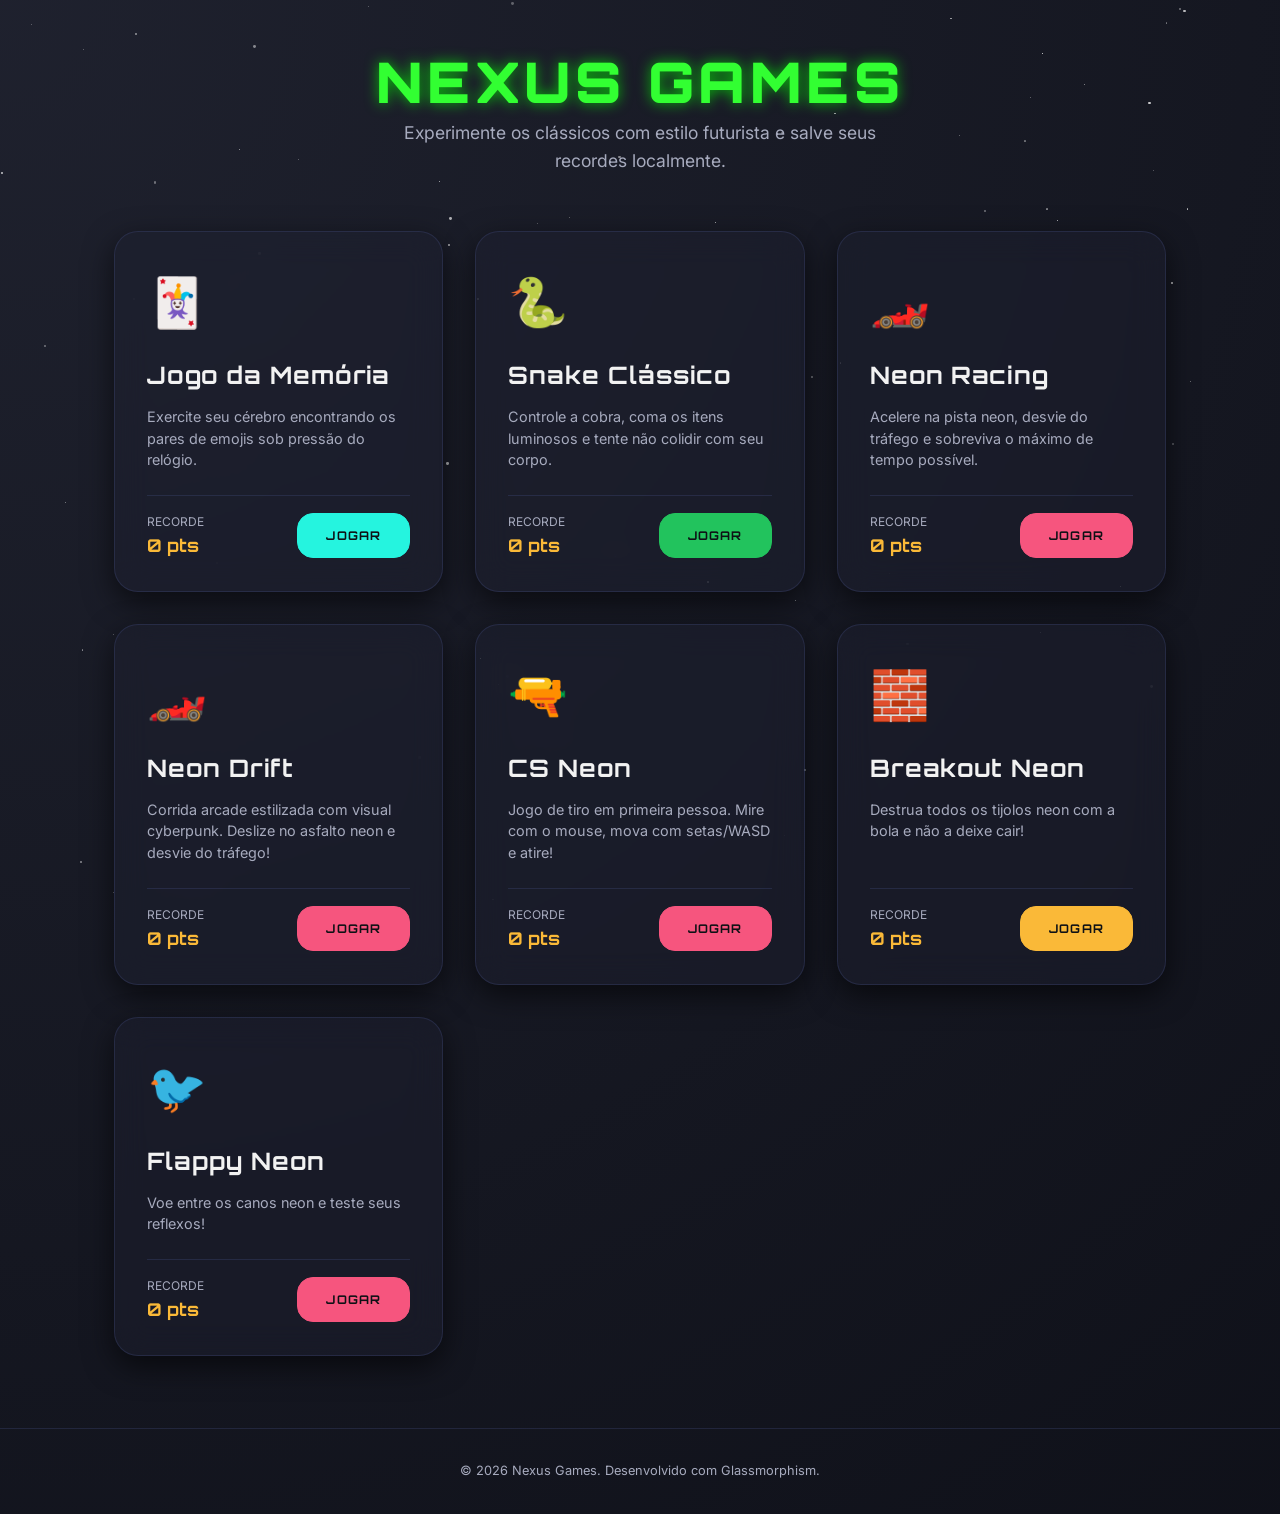
<file: Hub jogos teste/index.html>
<!DOCTYPE html>
<html lang="pt-BR">
<head>
  <meta charset="UTF-8">
  <meta name="viewport" content="width=device-width, initial-scale=1.0">
  <meta name="description" content="Nexus Games - Central de mini-jogos clássicos e modernos em visual cyberpunk.">
  <meta name="theme-color" content="#0a0a14">
  <title>Nexus Games | Hub</title>
  <link rel="stylesheet" href="css/style.css">
  <style>
    /* Starfield specific styling */
    #stars-layer {
      position: fixed;
      inset: 0;
      z-index: 0;
      pointer-events: none;
      overflow: hidden;
    }
    .star {
      position: absolute;
      background: #fff;
      border-radius: 50%;
      opacity: var(--bright);
      animation: twinkle var(--dur) infinite ease-in-out var(--delay);
    }
    @keyframes twinkle {
      0%, 100% { opacity: var(--bright); transform: scale(1); }
      50% { opacity: 0.1; transform: scale(0.6); }
    }
    
    /* Hub Layout styles */
    .hub-wrapper {
      position: relative;
      z-index: 1;
      min-height: 100vh;
      display: flex;
      flex-direction: column;
    }
    .hub-header {
      text-align: center;
      padding: var(--sp-2xl) 0 var(--sp-lg);
    }
    .hub-logo {
      font-size: clamp(2rem, 6vw, 3.5rem);
      font-weight: 900;
      text-transform: uppercase;
      letter-spacing: 0.08em;
      margin-bottom: var(--sp-xs);
    }
    .hub-subtitle {
      color: var(--clr-muted);
      font-size: clamp(0.85rem, 3vw, 1.1rem);
      max-width: 500px;
      margin-inline: auto;
      margin-bottom: var(--sp-xl);
    }
    .grid-cards {
      display: grid;
      grid-template-columns: repeat(auto-fit, minmax(280px, 1fr));
      gap: var(--sp-xl);
      margin-bottom: var(--sp-3xl);
    }
    .game-card {
      cursor: pointer;
      outline: none;
      display: flex;
      flex-direction: column;
    }
    .game-card-body {
      padding: var(--sp-xl);
      display: flex;
      flex-direction: column;
      gap: var(--sp-md);
      flex-grow: 1;
    }
    .game-card-icon {
      font-size: 3rem;
      margin-bottom: var(--sp-xs);
    }
    .game-card-title {
      font-size: 1.5rem;
      font-weight: 700;
      color: var(--clr-text);
    }
    .game-card-desc {
      color: var(--clr-muted);
      font-size: 0.9rem;
      line-height: 1.5;
      flex-grow: 1;
    }
    .game-card-stats {
      display: flex;
      justify-content: space-between;
      align-items: center;
      border-top: 1px solid var(--clr-border);
      padding-top: var(--sp-md);
      margin-top: var(--sp-sm);
    }
    .game-card-record {
      font-size: 0.75rem;
      color: var(--clr-muted);
      display: flex;
      flex-direction: column;
    }
    .record-val {
      font-family: var(--font-display);
      font-size: 1.1rem;
      font-weight: 700;
      color: var(--clr-amber);
    }
    .hub-footer {
      text-align: center;
      padding: var(--sp-xl) 0;
      color: var(--clr-muted);
      font-size: 0.8rem;
      border-top: 1px solid var(--clr-border);
      margin-top: auto;
    }
    
    /* Accent colors for cards hover glow */
    .game-card:focus-visible,
    .game-card:hover {
      border-color: var(--card-glow-color, var(--clr-teal));
      box-shadow: 0 10px 30px hsla(0, 0%, 0%, 0.6), 0 0 20px var(--card-glow-shadow, hsla(174, 90%, 55%, 0.2));
    }
    .card-memory {
      --card-glow-color: var(--clr-teal);
      --card-glow-shadow: hsla(174, 90%, 55%, 0.25);
    }
    .card-snake {
      --card-glow-color: var(--color-green);
      --card-glow-shadow: hsla(142, 70%, 45%, 0.25);
    }
    .card-racing {
      --card-glow-color: var(--clr-rose);
      --card-glow-shadow: hsla(345, 90%, 65%, 0.25);
    }
    .card-fps {
      --card-glow-color: var(--clr-rose);
      --card-glow-shadow: hsla(345, 90%, 65%, 0.25);
    }
    .card-breakout {
      --card-glow-color: var(--clr-amber);
      --card-glow-shadow: hsla(45, 100%, 60%, 0.25);
    }
    .card-flappy {
      --card-glow-color: var(--clr-rose);
      --card-glow-shadow: hsla(345, 90%, 65%, 0.25);
    }
    .glow-lime {
      color: #32ff32;
      text-shadow: 0 0 14px hsl(120 100% 50% / 0.7);
    }
  </style>
</head>
<body>
  <div id="stars-layer"></div>
  
  <div class="hub-wrapper">
    <header class="hub-header">
      <div class="container">
        <h1 class="hub-logo glow-lime">Nexus Games</h1>
        <p class="hub-subtitle">Experimente os clássicos com estilo futurista e salve seus recordes localmente.</p>
      </div>
    </header>
    
    <main class="container">
      <div class="grid-cards">
        <!-- Card Jogo da Memória -->
        <article class="card game-card card-memory" id="card-memoria">
          <div class="game-card-body">
            <div class="game-card-icon">🃏</div>
            <h2 class="game-card-title">Jogo da Memória</h2>
            <p class="game-card-desc">Exercite seu cérebro encontrando os pares de emojis sob pressão do relógio.</p>
            <div class="game-card-stats">
              <div class="game-card-record">
                <span>RECORDE</span>
                <span class="record-val" id="score-memoria">0 pts</span>
              </div>
              <a href="games/memoria.html" class="btn btn-primary btn-play">Jogar</a>
            </div>
          </div>
        </article>
        
        <!-- Card Snake -->
        <article class="card game-card card-snake" id="card-snake">
          <div class="game-card-body">
            <div class="game-card-icon">🐍</div>
            <h2 class="game-card-title">Snake Clássico</h2>
            <p class="game-card-desc">Controle a cobra, coma os itens luminosos e tente não colidir com seu corpo.</p>
            <div class="game-card-stats">
              <div class="game-card-record">
                <span>RECORDE</span>
                <span class="record-val" id="score-snake">0 pts</span>
              </div>
              <a href="games/snake.html" class="btn btn-primary btn-play" style="background: var(--color-green); border-color: var(--color-green);">Jogar</a>
            </div>
          </div>
        </article>
        
        <!-- Card Racing -->
        <article class="card game-card card-racing" id="card-racing">
          <div class="game-card-body">
            <div class="game-card-icon">🏎️</div>
            <h2 class="game-card-title">Neon Racing</h2>
            <p class="game-card-desc">Acelere na pista neon, desvie do tráfego e sobreviva o máximo de tempo possível.</p>
            <div class="game-card-stats">
              <div class="game-card-record">
                <span>RECORDE</span>
                <span class="record-val" id="score-racing">0 pts</span>
              </div>
              <a href="games/racing/racing.html" class="btn btn-primary btn-play" style="background: var(--clr-rose); border-color: var(--clr-rose);">Jogar</a>
            </div>
          </div>
        </article>
        
        <!-- Card Neon Drift -->
        <article class="card game-card card-racing" id="card-neon-drift">
          <div class="game-card-body">
            <div class="game-card-icon">🏎️</div>
            <h2 class="game-card-title">Neon Drift</h2>
            <p class="game-card-desc">Corrida arcade estilizada com visual cyberpunk. Deslize no asfalto neon e desvie do tráfego!</p>
            <div class="game-card-stats">
              <div class="game-card-record">
                <span>RECORDE</span>
                <span class="record-val" id="score-neon-drift">0 pts</span>
              </div>
              <a href="games/neon-drift/neon-drift.html" class="btn btn-primary btn-play" style="background: var(--clr-rose); border-color: var(--clr-rose);">Jogar</a>
            </div>
          </div>
        </article>

        <!-- Card FPS -->
        <article class="card game-card card-fps" id="card-fps">
          <div class="game-card-body">
            <div class="game-card-icon">🔫</div>
            <h2 class="game-card-title">CS Neon</h2>
            <p class="game-card-desc">Jogo de tiro em primeira pessoa. Mire com o mouse, mova com setas/WASD e atire!</p>
            <div class="game-card-stats">
              <div class="game-card-record">
                <span>RECORDE</span>
                <span class="record-val" id="score-fps">0 pts</span>
              </div>
              <a href="games/fps/fps.html" class="btn btn-primary btn-play" style="background: var(--clr-rose); border-color: var(--clr-rose);">Jogar</a>
            </div>
          </div>
        </article>
        
        <!-- Card Breakout -->
        <article class="card game-card card-breakout" id="card-breakout">
          <div class="game-card-body">
            <div class="game-card-icon">🧱</div>
            <h2 class="game-card-title">Breakout Neon</h2>
            <p class="game-card-desc">Destrua todos os tijolos neon com a bola e não a deixe cair!</p>
            <div class="game-card-stats">
              <div class="game-card-record">
                <span>RECORDE</span>
                <span class="record-val" id="score-breakout">0 pts</span>
              </div>
              <a href="games/breakout.html" class="btn btn-primary btn-play" style="background: var(--clr-amber); border-color: var(--clr-amber);">Jogar</a>
            </div>
          </div>
        </article>
        
        <!-- Card Flappy -->
        <article class="card game-card card-flappy" id="card-flappy">
          <div class="game-card-body">
            <div class="game-card-icon">🐦</div>
            <h2 class="game-card-title">Flappy Neon</h2>
            <p class="game-card-desc">Voe entre os canos neon e teste seus reflexos!</p>
            <div class="game-card-stats">
              <div class="game-card-record">
                <span>RECORDE</span>
                <span class="record-val" id="score-flappy">0 pts</span>
              </div>
              <a href="games/flappy.html" class="btn btn-primary btn-play" style="background: var(--clr-rose); border-color: var(--clr-rose);">Jogar</a>
            </div>
          </div>
        </article>
      </div>
    </main>
    
    <footer class="hub-footer">
      <div class="container">
        <p>&copy; <span id="footer-year">2026</span> Nexus Games. Desenvolvido com Glassmorphism.</p>
      </div>
    </footer>
  </div>
  
  <script src="js/main.js"></script>
</body>
</html>
</file>
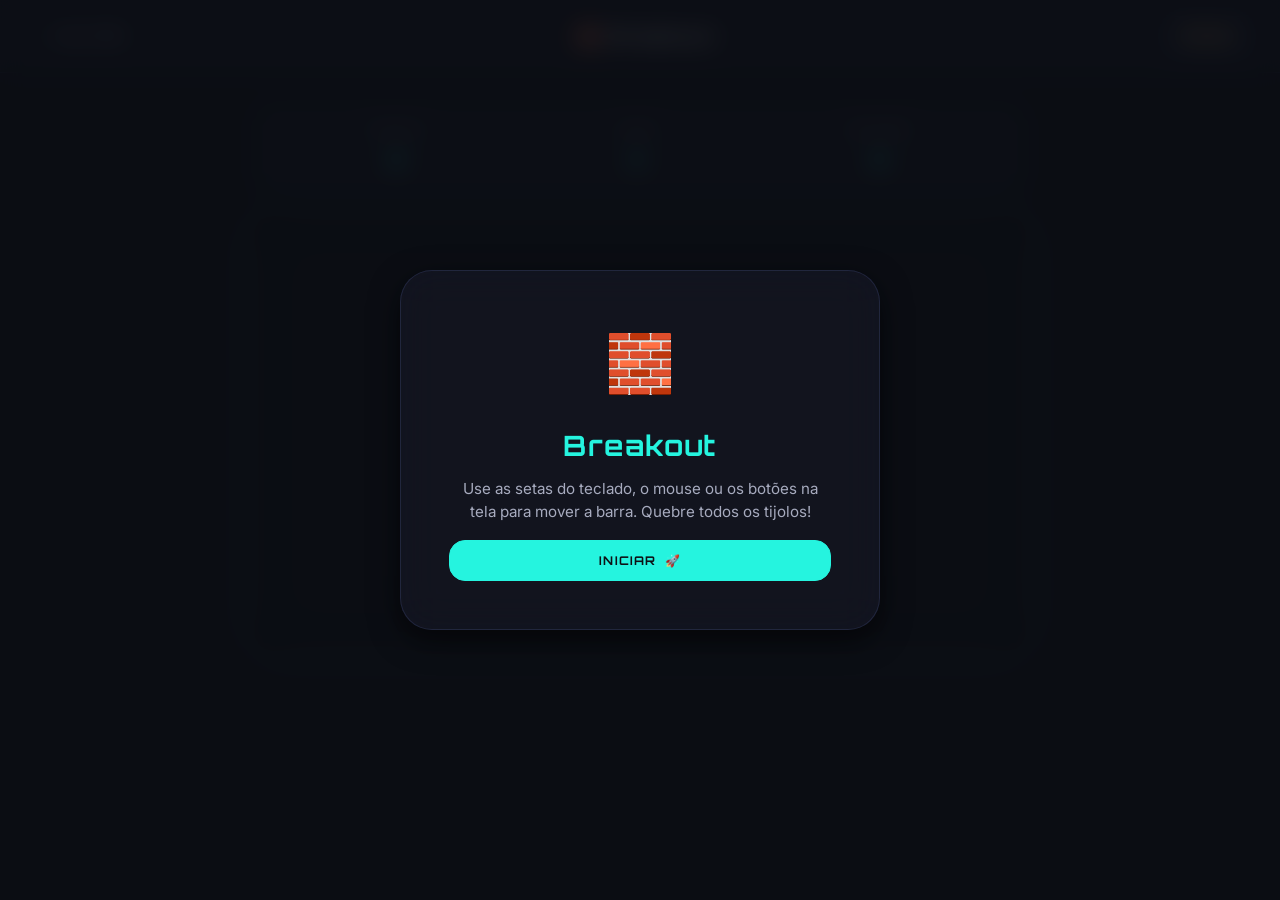
<file: Hub jogos teste/games/breakout.html>
<!DOCTYPE html>
<html lang="pt-BR">
<head>
  <meta charset="UTF-8" />
  <meta name="viewport" content="width=device-width, initial-scale=1.0" />
  <meta name="description" content="Breakout — quebre todos os tijolos neste clássico arcade neon!" />
  <meta name="theme-color" content="#0a0a14" />
  <title>Breakout — Mini Jogos</title>
  <link rel="stylesheet" href="../css/style.css" />
  <link rel="stylesheet" href="../css/breakout.css" />
  <link href="https://fonts.googleapis.com/css2?family=Orbitron:wght@400;700;900&family=Inter:wght@300;400;500;600&display=swap" rel="stylesheet" />
</head>
<body class="game-page">

  <!-- Start Overlay -->
  <div class="game-overlay" id="overlay-breakout-start" role="dialog" aria-labelledby="breakout-start-title" aria-modal="true">
    <div class="overlay-card">
      <div class="overlay-icon">🧱</div>
      <h1 class="overlay-title" id="breakout-start-title">Breakout</h1>
      <p class="overlay-subtitle">Use as setas do teclado, o mouse ou os botões na tela para mover a barra. Quebre todos os tijolos!</p>
      <button class="btn btn-primary" id="btn-start-breakout" style="background: var(--clr-teal); color: hsl(220, 20%, 7%); border-color: var(--clr-teal); width: 100%;">
        <span>Iniciar</span> <span>🚀</span>
      </button>
    </div>
  </div>

  <!-- Game Over Overlay -->
  <div class="game-overlay hidden" id="overlay-breakout-gameover" role="dialog" aria-modal="true">
    <div class="overlay-card">
      <div class="overlay-icon">💀</div>
      <h2 class="overlay-title">Game Over!</h2>
      <p class="overlay-subtitle" id="breakout-go-msg">A bola caiu!</p>
      <div class="overlay-score" id="breakout-go-score">0 pts</div>
      <div id="breakout-highscore-display" style="font-size:0.85rem; color: var(--clr-amber); margin-bottom: var(--sp-md);">🏆 Recorde: 0</div>
      <div style="display:flex; gap:0.75rem; justify-content:center; flex-wrap:wrap; width: 100%;">
        <button class="btn btn-primary" id="btn-breakout-retry" style="background: var(--clr-teal); color: hsl(220, 20%, 7%); border-color: var(--clr-teal); flex: 1;">
          🔄 De Novo
        </button>
        <a href="../index.html" class="btn btn-outline" style="text-decoration:none; flex: 1;">
          🏠 Hub
        </a>
      </div>
    </div>
  </div>

  <!-- Navigation -->
  <nav class="game-nav" aria-label="Navegação do jogo">
    <a href="../index.html" class="nav-back" id="nav-back-breakout">← Voltar</a>
    <span class="nav-title">🧱 Breakout</span>
    <div class="nav-score" id="breakout-nav-score" aria-live="polite">0 pts</div>
  </nav>

  <!-- Game Area -->
  <main class="game-container">
    <!-- Status -->
    <div class="game-status" role="status" aria-live="polite">
      <div class="status-item">
        <span class="status-label">Pontos</span>
        <span class="status-value" id="breakout-score">0</span>
      </div>
      <div class="status-item">
        <span class="status-label">Vidas</span>
        <span class="status-value" id="breakout-lives">3</span>
      </div>
      <div class="status-item">
        <span class="status-label">Recorde</span>
        <span class="status-value" id="breakout-best">0</span>
      </div>
    </div>

    <!-- Canvas -->
    <div class="breakout-canvas-wrapper">
      <canvas id="breakout-canvas" aria-label="Campo do jogo Breakout"></canvas>
      <div class="pause-overlay" id="breakout-pause-indicator" aria-hidden="true">
        <span>⏸ PAUSADO</span>
        <small>Pressione P para continuar</small>
      </div>
    </div>

    <!-- Touch Controls -->
    <div class="touch-controls" aria-label="Controles de toque" role="group">
      <div class="touch-row">
        <button class="touch-btn" id="touch-left" aria-label="Esquerda">◀</button>
        <button class="touch-btn" id="touch-right" aria-label="Direita">▶</button>
      </div>
      <div class="touch-row" style="margin-top:0.5rem;">
        <button class="touch-btn touch-pause" id="touch-pause" aria-label="Pausar">⏸</button>
      </div>
    </div>
  </main>

  <script src="../js/breakout.js"></script>
</body>
</html>
</file>
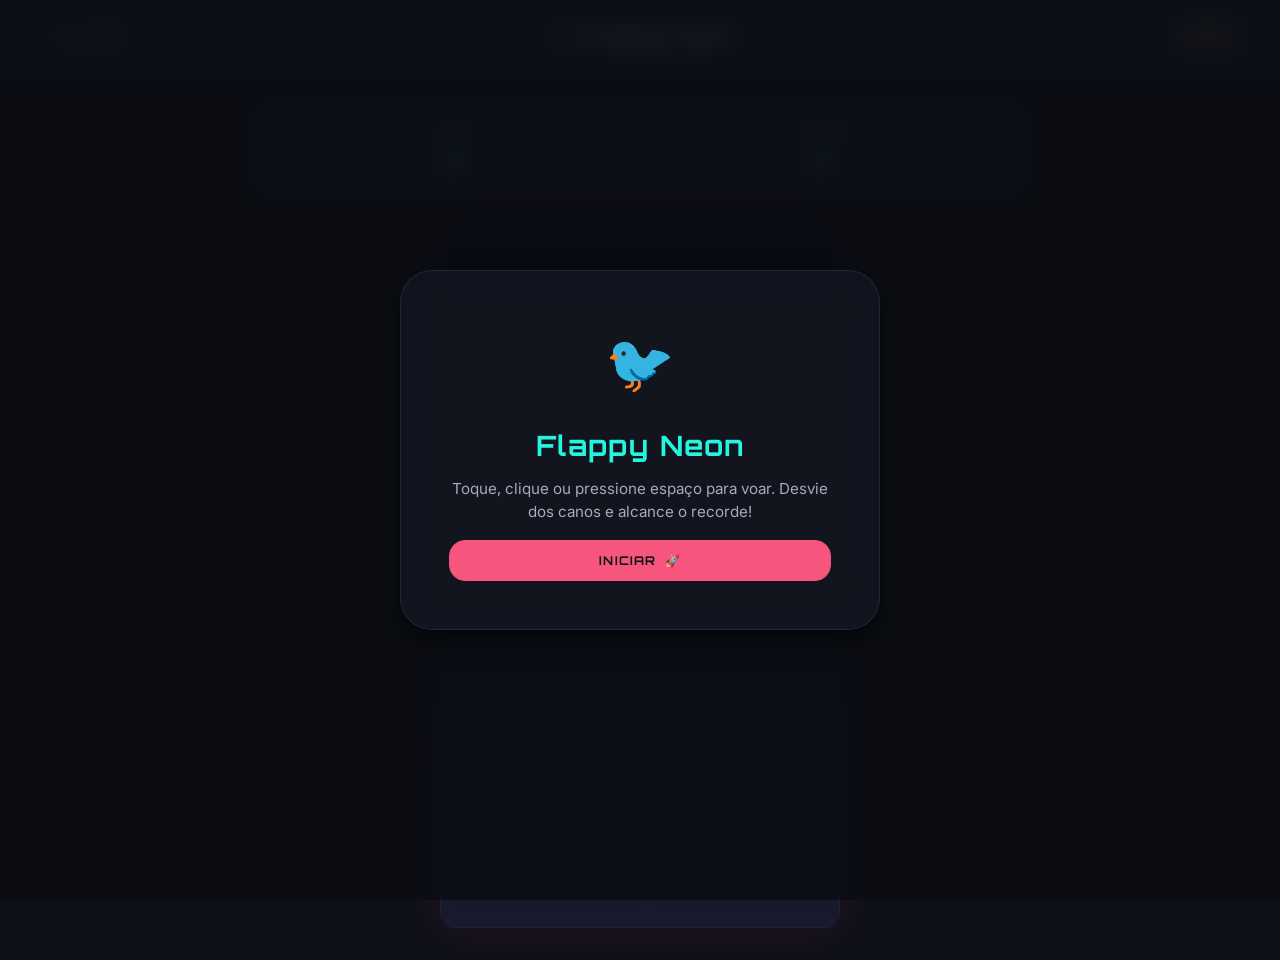
<file: Hub jogos teste/games/flappy.html>
<!DOCTYPE html>
<html lang="pt-BR">
<head>
  <meta charset="UTF-8" />
  <meta name="viewport" content="width=device-width, initial-scale=1.0" />
  <meta name="description" content="Flappy Neon — o clássico Flappy Bird com visual cyberpunk!" />
  <meta name="theme-color" content="#0a0a14" />
  <title>Flappy Neon — Mini Jogos</title>
  <link rel="stylesheet" href="../css/style.css" />
  <link rel="stylesheet" href="../css/flappy.css" />
  <link href="https://fonts.googleapis.com/css2?family=Orbitron:wght@400;700;900&family=Inter:wght@300;400;500;600&display=swap" rel="stylesheet" />
</head>
<body class="game-page">

  <!-- Start Overlay -->
  <div class="game-overlay" id="overlay-flappy-start" role="dialog" aria-labelledby="flappy-start-title" aria-modal="true">
    <div class="overlay-card">
      <div class="overlay-icon">🐦</div>
      <h1 class="overlay-title" id="flappy-start-title">Flappy Neon</h1>
      <p class="overlay-subtitle">Toque, clique ou pressione espaço para voar. Desvie dos canos e alcance o recorde!</p>
      <button class="btn btn-primary" id="btn-start-flappy" style="background: var(--clr-rose); color: hsl(220, 20%, 7%); border-color: var(--clr-rose); width: 100%;">
        <span>Iniciar</span> <span>🚀</span>
      </button>
    </div>
  </div>

  <!-- Game Over Overlay -->
  <div class="game-overlay hidden" id="overlay-flappy-gameover" role="dialog" aria-modal="true">
    <div class="overlay-card">
      <div class="overlay-icon">💀</div>
      <h2 class="overlay-title">Game Over!</h2>
      <p class="overlay-subtitle">Você colidiu com um cano!</p>
      <div class="overlay-score" id="flappy-go-score">0 pts</div>
      <div id="flappy-highscore-display" style="font-size:0.85rem; color: var(--color-gold); margin-bottom: var(--sp-md);">🏆 Recorde: 0</div>
      <div style="display:flex; gap:0.75rem; justify-content:center; flex-wrap:wrap; width: 100%;">
        <button class="btn btn-primary" id="btn-flappy-retry" style="background: var(--clr-rose); color: hsl(220, 20%, 7%); border-color: var(--clr-rose); flex: 1;">
          🔄 De Novo
        </button>
        <a href="../index.html" class="btn btn-outline" style="text-decoration:none; flex: 1;">
          🏠 Hub
        </a>
      </div>
    </div>
  </div>

  <!-- Navigation -->
  <nav class="game-nav" aria-label="Navegação do jogo">
    <a href="../index.html" class="nav-back" id="nav-back-flappy">← Voltar</a>
    <span class="nav-title">🐦 Flappy Neon</span>
    <div class="nav-score" id="flappy-nav-score" aria-live="polite">0 pts</div>
  </nav>

  <!-- Game Area -->
  <main class="game-container">
    <!-- Status -->
    <div class="game-status" role="status" aria-live="polite">
      <div class="status-item">
        <span class="status-label">Pontos</span>
        <span class="status-value" id="flappy-score">0</span>
      </div>
      <div class="status-item">
        <span class="status-label">Recorde</span>
        <span class="status-value" id="flappy-best">0</span>
      </div>
    </div>

    <!-- Canvas -->
    <div class="flappy-canvas-wrapper">
      <canvas id="flappy-canvas" aria-label="Campo do jogo Flappy Bird"></canvas>
    </div>

    <!-- Touch Controls -->
    <div class="touch-controls" id="touch-controls" aria-label="Controles de toque" role="group">
      <button class="touch-btn" id="flappy-flap-btn" aria-label="Voar">🪽</button>
    </div>
  </main>

  <script src="../js/flappy.js"></script>
</body>
</html>
</file>
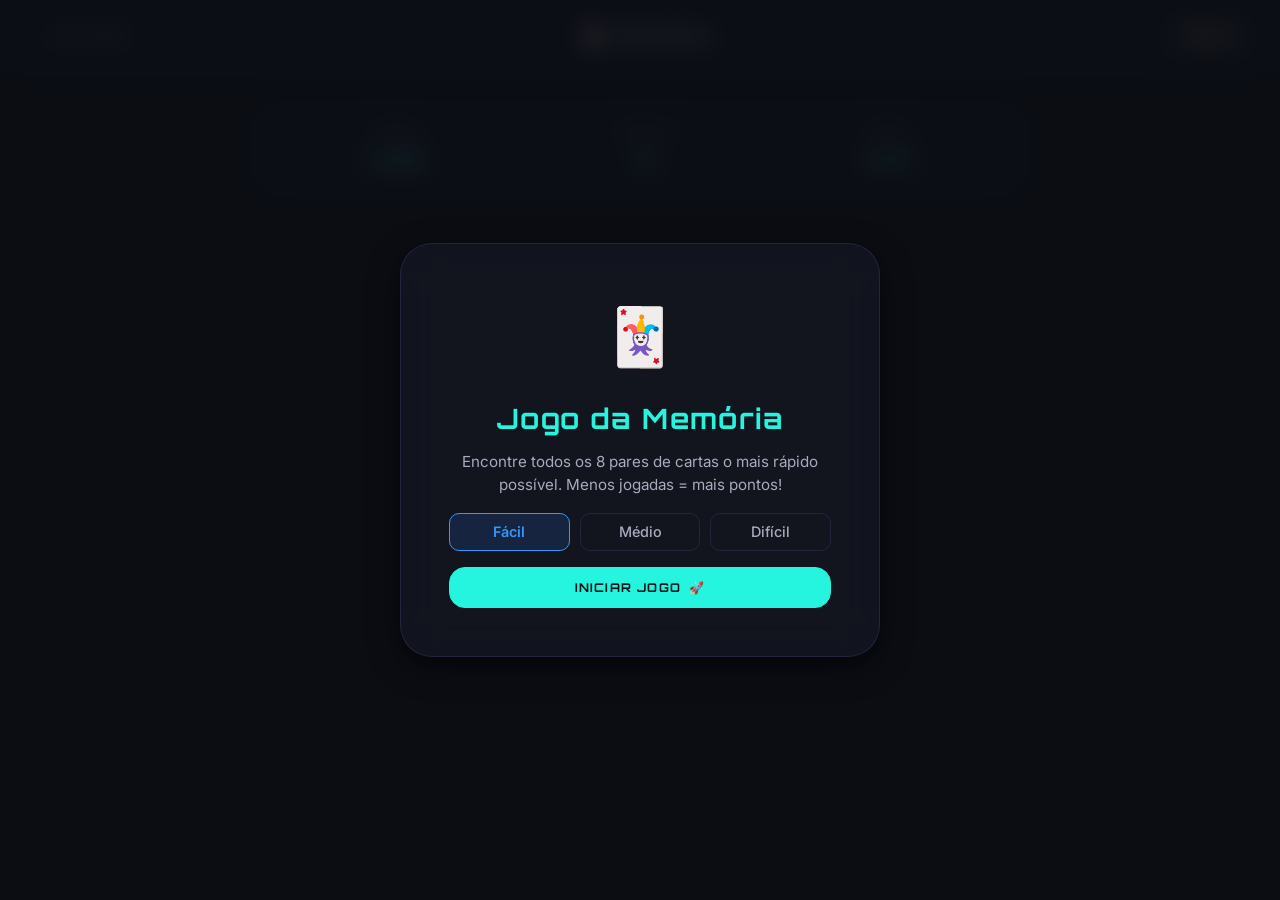
<file: Hub jogos teste/games/memoria.html>
<!DOCTYPE html>
<html lang="pt-BR">
<head>
  <meta charset="UTF-8" />
  <meta name="viewport" content="width=device-width, initial-scale=1.0" />
  <meta name="description" content="Jogo da Memória — encontre os pares de cartas antes que o tempo acabe!" />
  <meta name="theme-color" content="#0a0a14" />
  <title>Jogo da Memória — Mini Jogos</title>
  <link rel="stylesheet" href="../css/style.css" />
  <link rel="stylesheet" href="../css/memoria.css" />
  <link href="https://fonts.googleapis.com/css2?family=Orbitron:wght@400;700;900&family=Inter:wght@300;400;500;600&display=swap" rel="stylesheet" />
</head>
<body class="game-page">

  <!-- Start Overlay -->
  <div class="game-overlay" id="overlay-start" role="dialog" aria-labelledby="start-title" aria-modal="true">
    <div class="overlay-card">
      <div class="overlay-icon">🃏</div>
      <h1 class="overlay-title" id="start-title">Jogo da Memória</h1>
      <p class="overlay-subtitle">Encontre todos os 8 pares de cartas o mais rápido possível. Menos jogadas = mais pontos!</p>
      <div class="difficulty-selector" role="group" aria-label="Selecione a dificuldade">
        <button class="diff-btn active" id="diff-easy" data-pairs="8" data-time="120">Fácil</button>
        <button class="diff-btn" id="diff-medium" data-pairs="12" data-time="90">Médio</button>
        <button class="diff-btn" id="diff-hard" data-pairs="18" data-time="60">Difícil</button>
      </div>
      <button class="btn btn-primary" id="btn-start-memoria" style="background: var(--clr-teal); color: hsl(220, 20%, 7%); border-color: var(--clr-teal); width: 100%;">
        <span>Iniciar Jogo</span> <span>🚀</span>
      </button>
    </div>
  </div>

  <!-- Game Over Overlay -->
  <div class="game-overlay hidden" id="overlay-gameover" role="dialog" aria-modal="true">
    <div class="overlay-card">
      <div class="overlay-icon" id="go-icon">⏰</div>
      <h2 class="overlay-title" id="go-title">Fim de Jogo!</h2>
      <p class="overlay-subtitle" id="go-subtitle">Que tal tentar de novo?</p>
      <div class="overlay-score" id="go-score">0 pts</div>
      <div style="display:flex; gap: 0.75rem; justify-content:center; flex-wrap:wrap; width: 100%;">
        <button class="btn btn-primary" id="btn-retry" style="background: var(--clr-teal); color: hsl(220, 20%, 7%); border-color: var(--clr-teal); flex: 1;">
          🔄 De Novo
        </button>
        <a href="../index.html" class="btn btn-outline" style="text-decoration:none; flex: 1;">
          🏠 Hub
        </a>
      </div>
    </div>
  </div>

  <!-- Navigation -->
  <nav class="game-nav" aria-label="Navegação do jogo">
    <a href="../index.html" class="nav-back" id="nav-back-memoria">← Voltar</a>
    <span class="nav-title">🃏 Memória</span>
    <div class="nav-score" id="score-display" aria-live="polite" aria-label="Pontuação">0 pts</div>
  </nav>

  <!-- Game Area -->
  <main class="game-container" id="memoria-container">
    <!-- Status Bar -->
    <div class="game-status" role="status" aria-live="polite">
      <div class="status-item">
        <span class="status-label">Tempo</span>
        <span class="status-value" id="timer-display">2:00</span>
      </div>
      <div class="status-item">
        <span class="status-label">Jogadas</span>
        <span class="status-value" id="moves-display">0</span>
      </div>
      <div class="status-item">
        <span class="status-label">Pares</span>
        <span class="status-value" id="pairs-display">0/8</span>
      </div>
    </div>

    <!-- Card Grid -->
    <div class="memory-grid" id="memory-grid" role="grid" aria-label="Grade de cartas da memória"></div>
  </main>

  <script src="../js/memoria.js"></script>
</body>
</html>
</file>
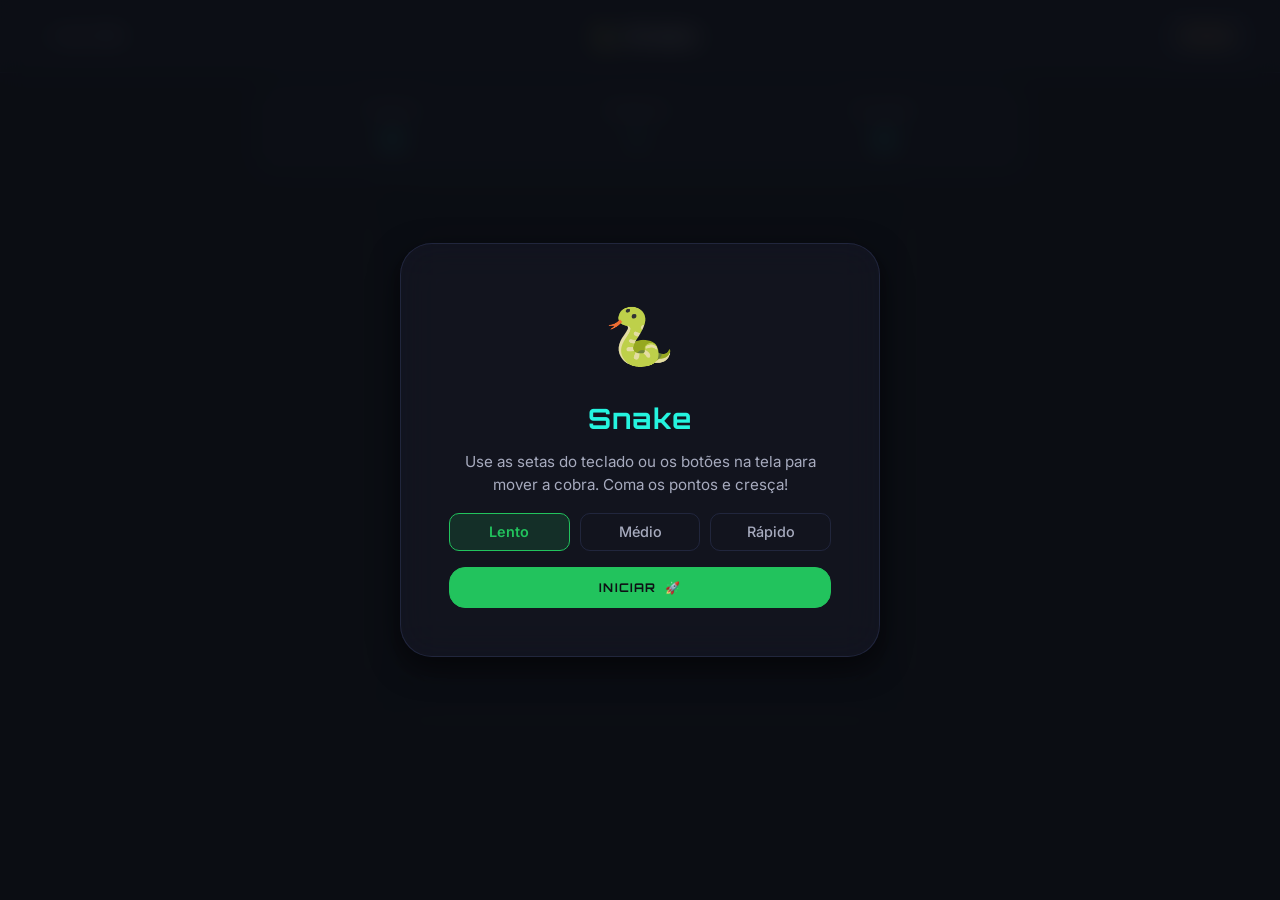
<file: Hub jogos teste/games/snake.html>
<!DOCTYPE html>
<html lang="pt-BR">
<head>
  <meta charset="UTF-8" />
  <meta name="viewport" content="width=device-width, initial-scale=1.0" />
  <meta name="description" content="Snake — o clássico jogo da cobrinha no seu navegador!" />
  <meta name="theme-color" content="#0a0a14" />
  <title>Snake — Mini Jogos</title>
  <link rel="stylesheet" href="../css/style.css" />
  <link rel="stylesheet" href="../css/snake.css" />
  <link href="https://fonts.googleapis.com/css2?family=Orbitron:wght@400;700;900&family=Inter:wght@300;400;500;600&display=swap" rel="stylesheet" />
</head>
<body class="game-page">

  <!-- Start Overlay -->
  <div class="game-overlay" id="overlay-snake-start" role="dialog" aria-labelledby="snake-start-title" aria-modal="true">
    <div class="overlay-card">
      <div class="overlay-icon">🐍</div>
      <h1 class="overlay-title" id="snake-start-title">Snake</h1>
      <p class="overlay-subtitle">Use as setas do teclado ou os botões na tela para mover a cobra. Coma os pontos e cresça!</p>
      <div class="difficulty-selector" role="group" aria-label="Selecione a velocidade">
        <button class="diff-btn active" id="snake-slow" data-speed="200">Lento</button>
        <button class="diff-btn" id="snake-medium" data-speed="130">Médio</button>
        <button class="diff-btn" id="snake-fast" data-speed="75">Rápido</button>
      </div>
      <button class="btn btn-primary" id="btn-start-snake" style="background: var(--color-green); color: hsl(220, 20%, 7%); border-color: var(--color-green); width: 100%;">
        <span>Iniciar</span> <span>🚀</span>
      </button>
    </div>
  </div>

  <!-- Game Over Overlay -->
  <div class="game-overlay hidden" id="overlay-snake-gameover" role="dialog" aria-modal="true">
    <div class="overlay-card">
      <div class="overlay-icon">💀</div>
      <h2 class="overlay-title">Game Over!</h2>
      <p class="overlay-subtitle" id="snake-go-msg">A cobra colidiu!</p>
      <div class="overlay-score" id="snake-go-score">0 pts</div>
      <div id="snake-highscore-display" style="font-size:0.85rem; color: var(--color-gold); margin-bottom: var(--sp-md);">🏆 Recorde: 0</div>
      <div style="display:flex; gap:0.75rem; justify-content:center; flex-wrap:wrap; width: 100%;">
        <button class="btn btn-primary" id="btn-snake-retry" style="background: var(--color-green); color: hsl(220, 20%, 7%); border-color: var(--color-green); flex: 1;">
          🔄 De Novo
        </button>
        <a href="../index.html" class="btn btn-outline" style="text-decoration:none; flex: 1;">
          🏠 Hub
        </a>
      </div>
    </div>
  </div>

  <!-- Navigation -->
  <nav class="game-nav" aria-label="Navegação do jogo">
    <a href="../index.html" class="nav-back" id="nav-back-snake">← Voltar</a>
    <span class="nav-title">🐍 Snake</span>
    <div class="nav-score" id="snake-score-display" aria-live="polite">0 pts</div>
  </nav>

  <!-- Game Area -->
  <main class="game-container snake-container">
    <!-- Status -->
    <div class="game-status" role="status" aria-live="polite">
      <div class="status-item">
        <span class="status-label">Pontos</span>
        <span class="status-value" id="snake-score">0</span>
      </div>
      <div class="status-item">
        <span class="status-label">Tamanho</span>
        <span class="status-value" id="snake-length">1</span>
      </div>
      <div class="status-item">
        <span class="status-label">Recorde</span>
        <span class="status-value" id="snake-best">0</span>
      </div>
    </div>

    <!-- Canvas -->
    <div class="snake-canvas-wrapper">
      <canvas id="snake-canvas" aria-label="Campo do jogo Snake"></canvas>
      <div class="pause-overlay" id="snake-pause-indicator" aria-hidden="true">
        <span>⏸ PAUSADO</span>
        <small>Pressione P para continuar</small>
      </div>
    </div>

    <!-- Touch Controls -->
    <div class="touch-controls" id="touch-controls" aria-label="Controles de toque" role="group">
      <div class="touch-row">
        <button class="touch-btn" id="touch-up" aria-label="Cima">▲</button>
      </div>
      <div class="touch-row">
        <button class="touch-btn" id="touch-left" aria-label="Esquerda">◀</button>
        <button class="touch-btn" id="touch-down" aria-label="Baixo">▼</button>
        <button class="touch-btn" id="touch-right" aria-label="Direita">▶</button>
      </div>
      <div class="touch-row" style="margin-top:0.5rem;">
        <button class="touch-btn touch-pause" id="touch-pause" aria-label="Pausar">⏸</button>
      </div>
    </div>
  </main>

  <script src="../js/snake.js"></script>
</body>
</html>
</file>
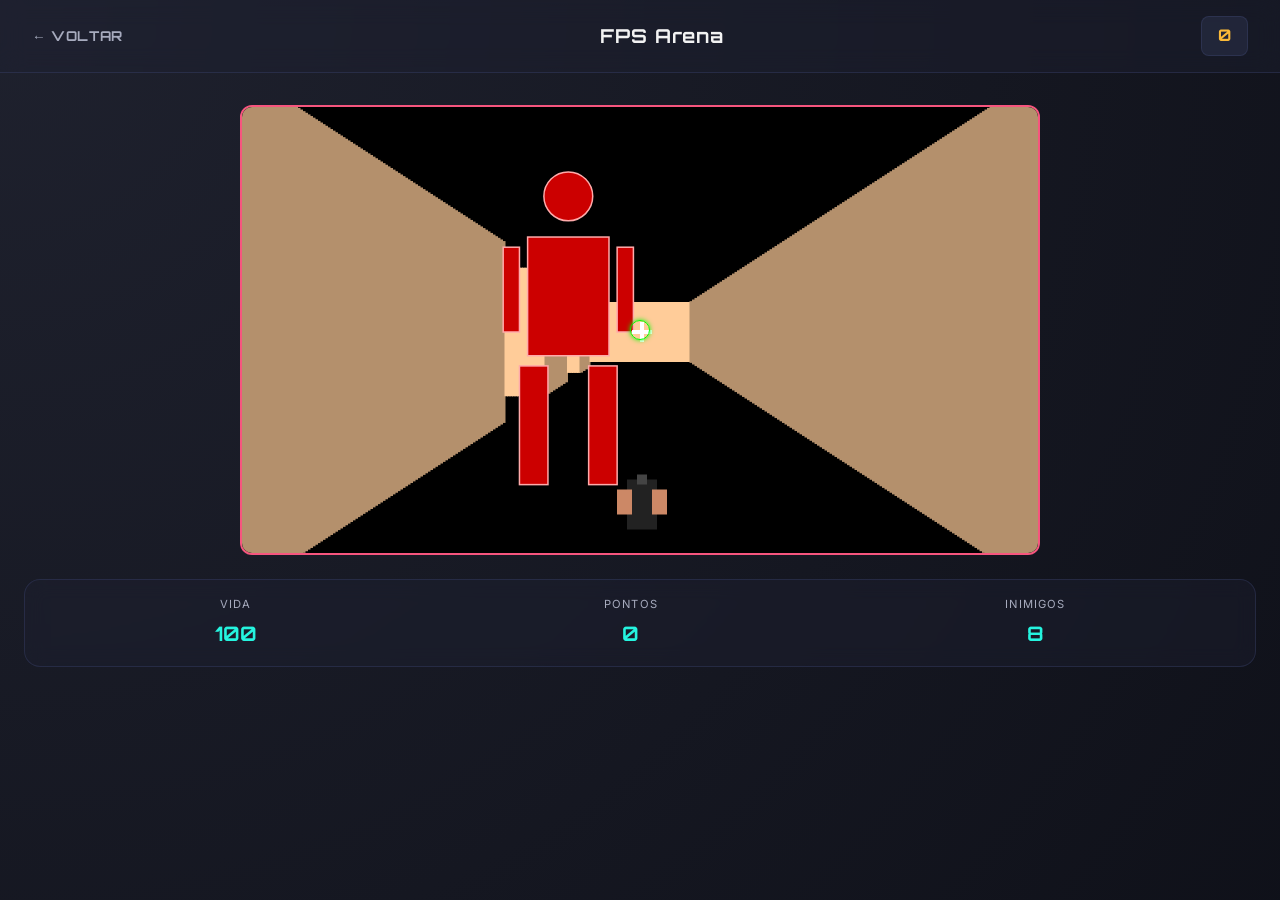
<file: Hub jogos teste/games/fps/fps.html>
<!DOCTYPE html>
<html lang="pt-BR">
<head>
  <meta charset="UTF-8">
  <meta name="viewport" content="width=device-width, initial-scale=1.0">
  <title>FPS Arena | Nexus Games</title>
  <link rel="stylesheet" href="../../css/style.css">
  <link rel="stylesheet" href="../../css/fps.css">
  <link href="https://fonts.googleapis.com/css2?family=Orbitron:wght@400;700;900&family=Inter:wght@300;400;500;600&display=swap" rel="stylesheet" />
</head>
<body>
  <nav class="game-nav">
    <a href="../../index.html" class="nav-back">← Voltar</a>
    <span class="nav-title">FPS Arena</span>
    <span class="nav-score" id="score-display">0</span>
  </nav>
  <main class="game-main">
    <div class="fps-wrapper">
      <canvas id="fps-canvas" width="800" height="450"></canvas>
      <div class="crosshair"></div>
      <div id="fps-gameover" class="fps-overlay hidden">
        <div class="fps-overlay-card">
          <h2>GAME OVER</h2>
          <p>Pontuação: <span id="fps-final-score">0</span></p>
          <button id="fps-restart-btn" class="btn btn-primary">Reiniciar</button>
          <a href="../../index.html" class="btn btn-outline">Voltar ao Hub</a>
        </div>
      </div>
    </div>
    <div class="game-status">
      <div class="status-item"><span class="status-label">Vida</span><span class="status-value" id="health-display">100</span></div>
      <div class="status-item"><span class="status-label">Pontos</span><span class="status-value" id="points-display">0</span></div>
      <div class="status-item"><span class="status-label">Inimigos</span><span class="status-value" id="enemies-display">0</span></div>
    </div>
  </main>
  <script src="fps.js"></script>
</body>
</html>
</file>
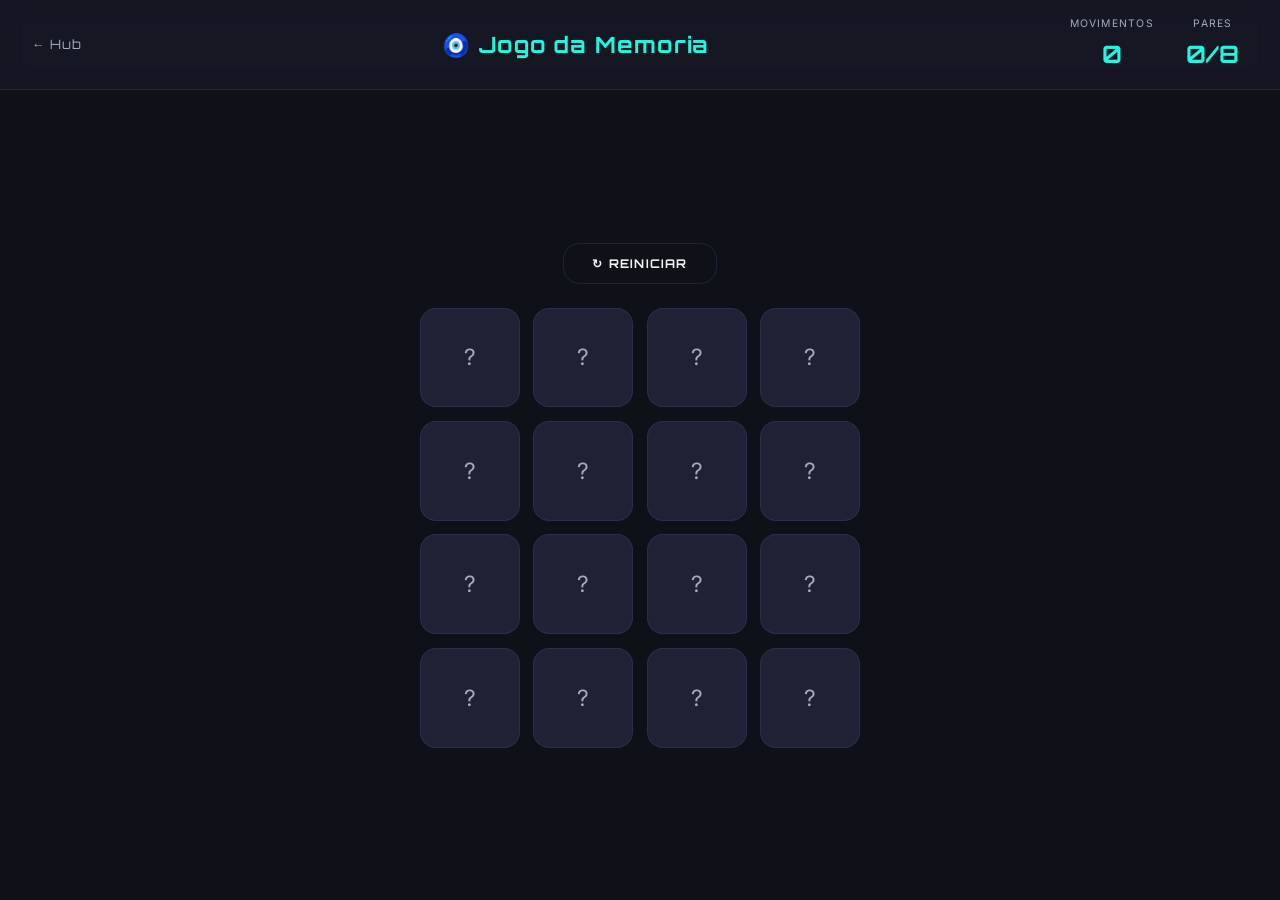
<file: Hub jogos teste/games/memory/memory.html>
<!DOCTYPE html>
<html lang="pt-BR">
<head>
  <meta charset="UTF-8" />
  <meta name="viewport" content="width=device-width, initial-scale=1.0" />
  <meta name="description" content="Jogo da Memoria - encontre todos os pares de cartas." />
  <title>Jogo da Memoria | Mini Games Hub</title>
  <link rel="stylesheet" href="../../css/style.css" />
  <style>
    .controls {
      display: flex; gap: var(--sp-md); flex-wrap: wrap; justify-content: center;
    }
    /* Board */
    #memory-board {
      display: grid;
      grid-template-columns: repeat(4, 1fr);
      gap: clamp(0.5rem, 2vw, 0.85rem);
      width: min(100%, 440px);
    }
    @media (max-width: 400px) {
      #memory-board { grid-template-columns: repeat(4, 1fr); gap: 0.4rem; }
    }

    /* Card */
    .mem-card {
      aspect-ratio: 1;
      border-radius: var(--r-md);
      cursor: pointer;
      perspective: 600px;
      -webkit-tap-highlight-color: transparent;
    }
    .mem-card-inner {
      width: 100%; height: 100%; position: relative;
      transform-style: preserve-3d;
      transition: transform 0.45s cubic-bezier(0.4, 0.2, 0.2, 1);
      border-radius: var(--r-md);
    }
    .mem-card.flipped .mem-card-inner,
    .mem-card.matched .mem-card-inner {
      transform: rotateY(180deg);
    }
    .mem-card-front, .mem-card-back {
      position: absolute; inset: 0; border-radius: var(--r-md);
      display: flex; align-items: center; justify-content: center;
      backface-visibility: hidden;
      -webkit-backface-visibility: hidden;
      border: 1px solid var(--clr-border);
    }
    /* Front = hidden side */
    .mem-card-front {
      background: var(--clr-surface-2);
      font-size: 1.4rem;
      color: var(--clr-muted);
      transition: background var(--t-fast);
    }
    .mem-card:not(.flipped):not(.matched) .mem-card-front:hover {
      background: var(--clr-surface);
    }
    /* Back = emoji */
    .mem-card-back {
      background: hsl(174 50% 12%);
      border-color: hsl(174 60% 25%);
      transform: rotateY(180deg);
      font-size: clamp(1.4rem, 5vw, 2rem);
    }
    .mem-card.matched .mem-card-back {
      background: hsl(174 60% 14%);
      border-color: var(--clr-teal);
      box-shadow: 0 0 12px hsl(174 90% 50% / 0.35);
      animation: matchPop 0.4s var(--t-slow) forwards;
    }
    @keyframes matchPop {
      0%   { transform: rotateY(180deg) scale(1); }
      50%  { transform: rotateY(180deg) scale(1.12); }
      100% { transform: rotateY(180deg) scale(1); }
    }

    /* Stats */
    .stat-row {
      display: flex; gap: var(--sp-lg); flex-wrap: wrap; justify-content: center;
    }
    .stat-item {
      display: flex; flex-direction: column; align-items: center;
      gap: 2px; min-width: 70px;
    }
    .stat-label { font-size: 0.65rem; letter-spacing: 0.12em; text-transform: uppercase; color: var(--clr-muted); }
    .stat-value { font-family: var(--font-display); font-size: 1.5rem; font-weight: 700; color: var(--clr-teal); }
  </style>
</head>
<body class="game-page">

  <header class="game-header">
    <a href="../../index.html" class="back-link" id="back-home">&#8592; Hub</a>
    <h1 class="game-title">&#129535; Jogo da Memoria</h1>
    <div class="stat-row">
      <div class="stat-item">
        <span class="stat-label">Movimentos</span>
        <span class="stat-value" id="moves-count">0</span>
      </div>
      <div class="stat-item">
        <span class="stat-label">Pares</span>
        <span class="stat-value" id="pairs-count">0/8</span>
      </div>
    </div>
  </header>

  <main class="game-main">
    <div class="controls">
      <button id="btn-restart" class="btn btn-outline">&#8635; Reiniciar</button>
    </div>
    <div id="memory-board" aria-label="Tabuleiro do Jogo da Memoria" role="grid"></div>
  </main>

  <!-- Win Modal -->
  <div class="modal-overlay" id="win-modal" role="dialog" aria-modal="true" aria-labelledby="win-title">
    <div class="modal-box">
      <div style="font-size:3.5rem;margin-bottom:0.5rem">&#127881;</div>
      <h2 class="glow-teal" id="win-title">Parabens!</h2>
      <p id="win-message">Voce encontrou todos os pares!</p>
      <button id="btn-play-again" class="btn btn-primary" style="width:100%">Jogar Novamente</button>
    </div>
  </div>

  <script src="memory.js"></script>
</body>
</html>
</file>
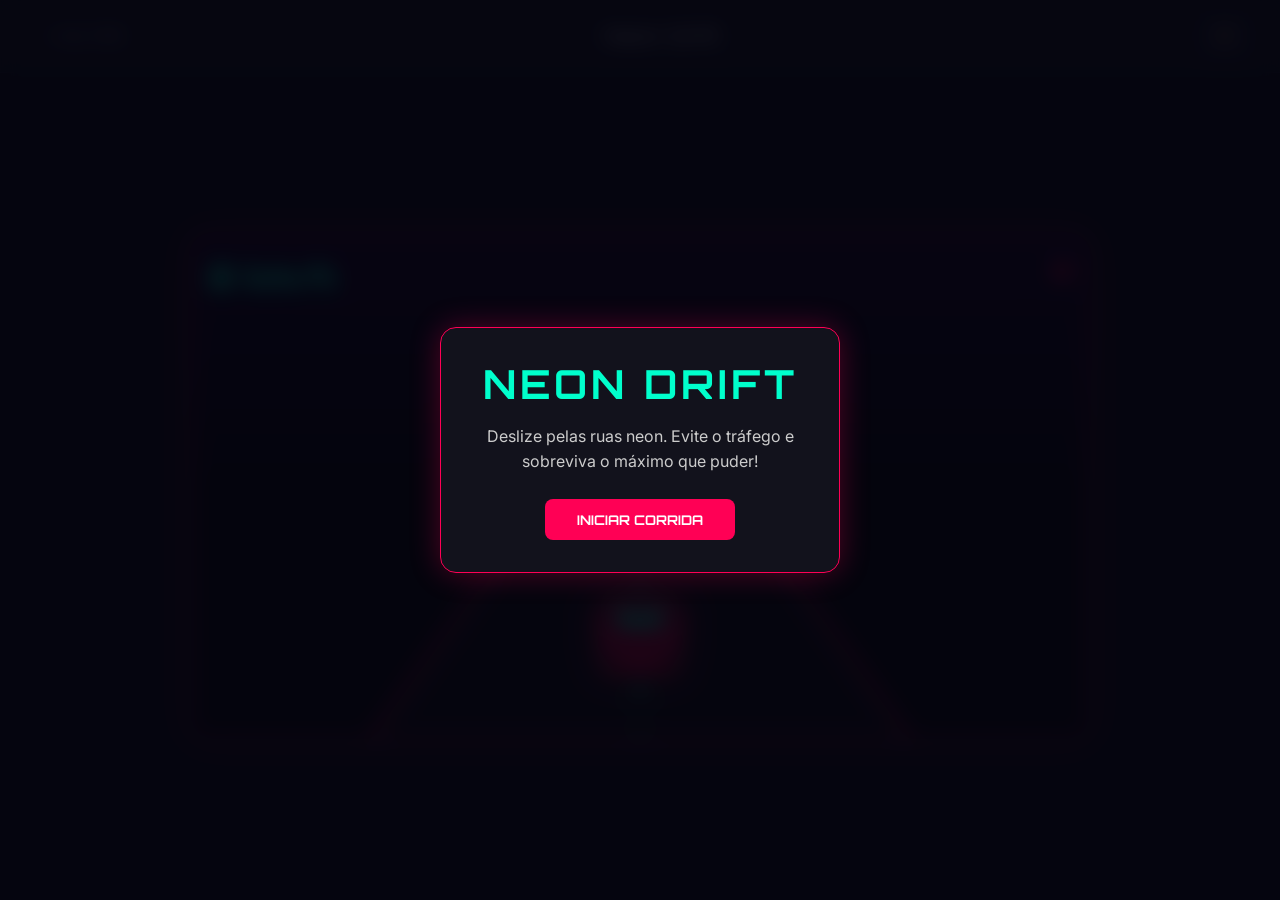
<file: Hub jogos teste/games/neon-drift/neon-drift.html>
<!DOCTYPE html>
<html lang="pt-BR">
<head>
  <meta charset="UTF-8" />
  <meta name="viewport" content="width=device-width, initial-scale=1.0" />
  <title>Neon Drift | Singularity</title>
  <link rel="stylesheet" href="../../css/style.css" />
  <link rel="stylesheet" href="../../css/neon-drift.css" />
</head>
<body class="game-page">
  <nav class="game-nav">
    <a href="../../index.html" class="nav-back">← Voltar</a>
    <span class="nav-title">Neon Drift</span>
    <span class="nav-score" id="nd-score-display">0</span>
  </nav>
  <main class="game-main">
    <div class="nd-wrapper">
      <canvas id="neon-drift-canvas"></canvas>
      <div class="nd-hud">
        <div class="nd-speed" id="nd-speed">0 km/h</div>
        <div class="nd-score" id="nd-current-score">0</div>
      </div>
      <div class="nd-overlay" id="nd-overlay-start">
        <div class="nd-card">
          <h1>Neon Drift</h1>
          <p>Deslize pelas ruas neon. Evite o tráfego e sobreviva o máximo que puder!</p>
          <button class="nd-btn" id="nd-btn-start">Iniciar Corrida</button>
        </div>
      </div>
      <div class="nd-overlay hidden" id="nd-overlay-gameover">
        <div class="nd-card">
          <h1>Game Over</h1>
          <p>Pontuação Final: <span id="nd-final-score">0</span></p>
          <p>Recorde: <span id="nd-high-score">0</span></p>
          <button class="nd-btn" id="nd-btn-retry">Tentar Novamente</button>
          <a href="../../index.html" class="nd-btn" style="background:transparent; border:1px solid #ff0055; color:#ff0055; margin-left: 1rem;">Hub</a>
        </div>
      </div>
    </div>
  </main>
  <script src="neon-drift.js"></script>
</body>
</html>
</file>
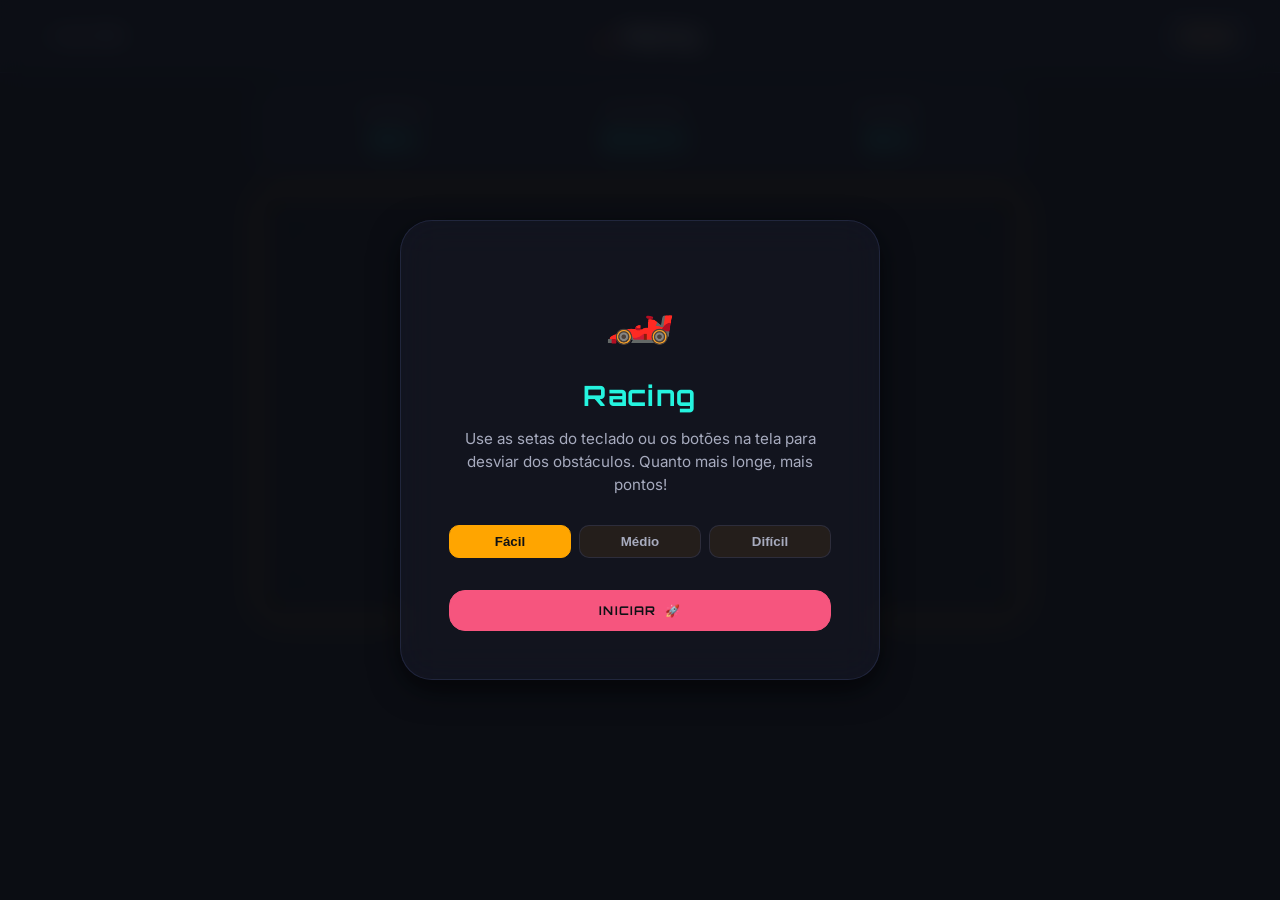
<file: Hub jogos teste/games/racing/racing.html>
<!DOCTYPE html>
<html lang="pt-BR">
<head>
  <meta charset="UTF-8" />
  <meta name="viewport" content="width=device-width, initial-scale=1.0" />
  <meta name="description" content="Racing — corra contra o relógio e desvie dos obstáculos na pista neon!" />
  <meta name="theme-color" content="#0a0a14" />
  <title>Racing — Mini Jogos</title>
  <link rel="stylesheet" href="../../css/style.css" />
  <link rel="stylesheet" href="../../css/racing.css" />
  <link href="https://fonts.googleapis.com/css2?family=Orbitron:wght@400;700;900&family=Inter:wght@300;400;500;600&display=swap" rel="stylesheet" />
</head>
<body class="game-page">

  <!-- Start Overlay -->
  <div class="game-overlay" id="overlay-racing-start" role="dialog" aria-labelledby="racing-start-title" aria-modal="true">
    <div class="overlay-card">
      <div class="overlay-icon">🏎️</div>
      <h1 class="overlay-title" id="racing-start-title">Racing</h1>
      <p class="overlay-subtitle">Use as setas do teclado ou os botões na tela para desviar dos obstáculos. Quanto mais longe, mais pontos!</p>
      <div class="difficulty-selector" role="group" aria-label="Selecione a dificuldade">
        <button class="diff-btn active" id="racing-easy" data-speed="3">Fácil</button>
        <button class="diff-btn" id="racing-medium" data-speed="5">Médio</button>
        <button class="diff-btn" id="racing-hard" data-speed="7">Difícil</button>
      </div>
      <button class="btn btn-primary" id="btn-start-racing" style="background: var(--clr-rose); color: hsl(220, 20%, 7%); border-color: var(--clr-rose); width: 100%;">
        <span>Iniciar</span> <span>🚀</span>
      </button>
    </div>
  </div>

  <!-- Game Over Overlay -->
  <div class="game-overlay hidden" id="overlay-racing-gameover" role="dialog" aria-modal="true">
    <div class="overlay-card">
      <div class="overlay-icon">💥</div>
      <h2 class="overlay-title">Game Over!</h2>
      <p class="overlay-subtitle" id="racing-go-msg">Você colidiu!</p>
      <div class="overlay-score" id="racing-go-score">0 pts</div>
      <div id="racing-highscore-display" style="font-size:0.85rem; color: var(--color-gold); margin-bottom: var(--sp-md);">🏆 Recorde: 0</div>
      <div style="display:flex; gap:0.75rem; justify-content:center; flex-wrap:wrap; width: 100%;">
        <button class="btn btn-primary" id="btn-racing-retry" style="background: var(--clr-rose); color: hsl(220, 20%, 7%); border-color: var(--clr-rose); flex: 1;">
          🔄 De Novo
        </button>
        <a href="../../index.html" class="btn btn-outline" style="text-decoration:none; flex: 1;">
          🏠 Hub
        </a>
      </div>
    </div>
  </div>

  <!-- Navigation -->
  <nav class="game-nav" aria-label="Navegação do jogo">
    <a href="../../index.html" class="nav-back" id="nav-back-racing">← Voltar</a>
    <span class="nav-title">🏎️ Racing</span>
    <div class="nav-score" id="racing-score-display" aria-live="polite">0 pts</div>
  </nav>

  <!-- Game Area -->
  <main class="game-container racing-container">
    <!-- Status -->
    <div class="game-status" role="status" aria-live="polite">
      <div class="status-item">
        <span class="status-label">Distância</span>
        <span class="status-value" id="racing-distance">0 m</span>
      </div>
      <div class="status-item">
        <span class="status-label">Velocidade</span>
        <span class="status-value" id="racing-speed">0 km/h</span>
      </div>
      <div class="status-item">
        <span class="status-label">Recorde</span>
        <span class="status-value" id="racing-best">0 m</span>
      </div>
    </div>

    <!-- Canvas -->
    <div class="racing-canvas-wrapper">
      <canvas id="racing-canvas" aria-label="Campo do jogo Racing"></canvas>
      <div class="pause-overlay" id="racing-pause-indicator" aria-hidden="true">
        <span>⏸ PAUSADO</span>
        <small>Pressione P para continuar</small>
      </div>
    </div>

    <!-- Touch Controls -->
    <div class="touch-controls" id="racing-touch-controls" aria-label="Controles de toque" role="group">
      <div class="touch-row">
        <button class="touch-btn" id="racing-touch-left" aria-label="Esquerda">◀</button>
        <button class="touch-btn" id="racing-touch-right" aria-label="Direita">▶</button>
      </div>
      <div class="touch-row" style="margin-top:0.5rem;">
        <button class="touch-btn touch-pause" id="racing-touch-pause" aria-label="Pausar">⏸</button>
      </div>
    </div>
  </main>

  <script src="../../js/racing.js"></script>
</body>
</html>
</file>
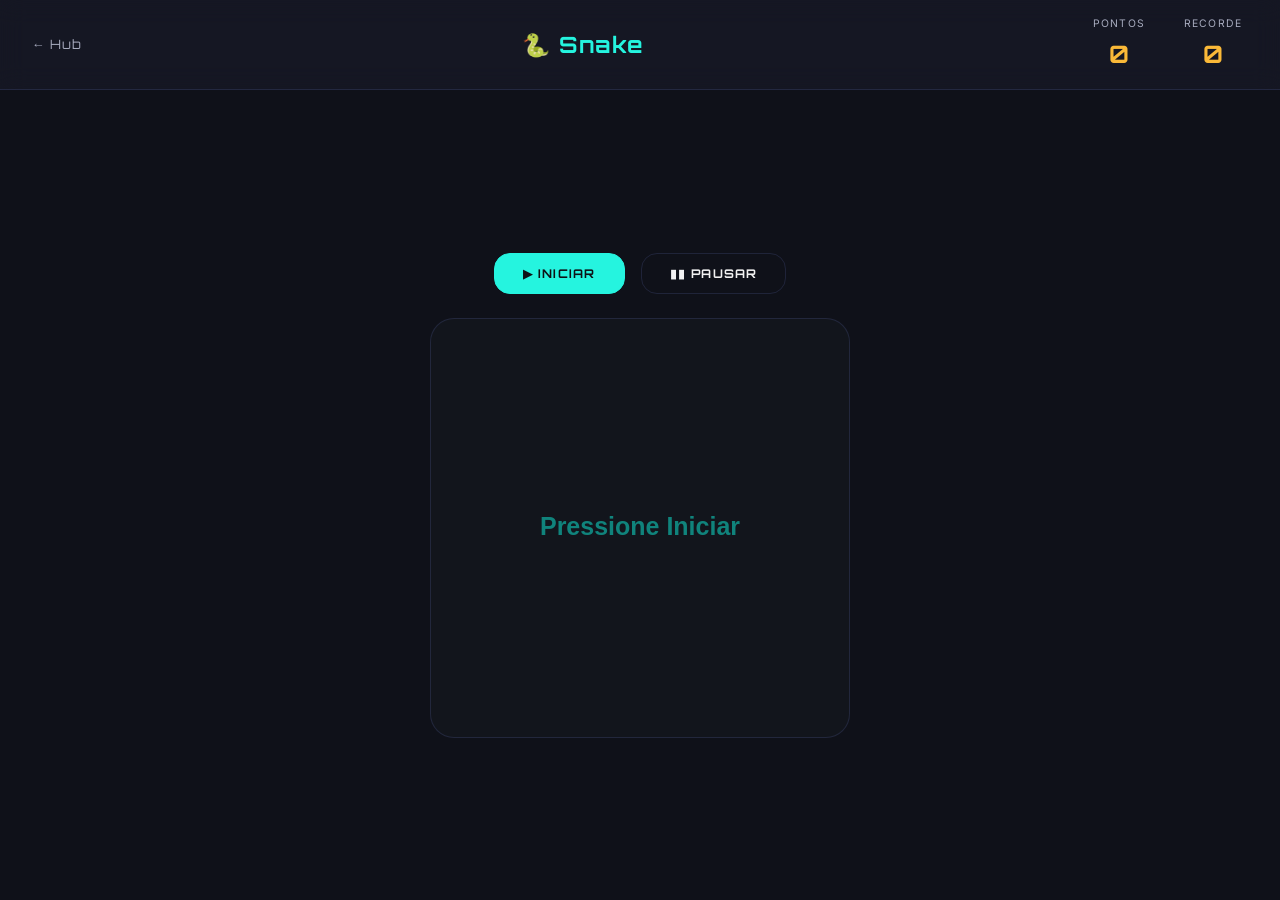
<file: Hub jogos teste/games/snake/snake.html>
<!DOCTYPE html>
<html lang="pt-BR">
<head>
  <meta charset="UTF-8" />
  <meta name="viewport" content="width=device-width, initial-scale=1.0" />
  <meta name="description" content="Snake - controle a cobra e colete frutas." />
  <title>Snake | Mini Games Hub</title>
  <link rel="stylesheet" href="../../css/style.css" />
  <style>
    #snake-canvas {
      border-radius: var(--r-lg);
      border: 1px solid var(--clr-border);
      background: hsl(220 20% 9%);
      display: block;
      touch-action: none;
      image-rendering: pixelated;
      width: min(90vw, 420px);
      height: min(90vw, 420px);
    }
    .controls { display: flex; gap: var(--sp-md); flex-wrap: wrap; justify-content: center; }
    .stat-row { display: flex; gap: var(--sp-lg); flex-wrap: wrap; justify-content: center; }
    .stat-item { display: flex; flex-direction: column; align-items: center; gap: 2px; min-width: 70px; }
    .stat-label { font-size: 0.65rem; letter-spacing: 0.12em; text-transform: uppercase; color: var(--clr-muted); }
    .stat-value { font-family: var(--font-display); font-size: 1.5rem; font-weight: 700; color: var(--clr-amber); }

    /* D-Pad touch controls */
    .dpad {
      display: grid;
      grid-template-areas: ". up ." "left . right" ". down .";
      gap: 4px;
      width: 160px;
    }
    .dpad-btn {
      width: 48px; height: 48px; border-radius: var(--r-sm);
      background: var(--clr-surface-2); border: 1px solid var(--clr-border);
      color: var(--clr-text); font-size: 1.2rem; cursor: pointer;
      display: flex; align-items: center; justify-content: center;
      transition: background var(--t-fast), transform var(--t-fast);
      -webkit-tap-highlight-color: transparent;
      user-select: none;
    }
    .dpad-btn:active { background: var(--clr-amber); color: hsl(220 20% 7%); transform: scale(0.92); }
    #dpad-up    { grid-area: up; }
    #dpad-left  { grid-area: left; }
    #dpad-right { grid-area: right; }
    #dpad-down  { grid-area: down; }

    @media (pointer: fine) { .dpad { display: none; } }
  </style>
</head>
<body class="game-page">

  <header class="game-header">
    <a href="../../index.html" class="back-link" id="back-home">&#8592; Hub</a>
    <h1 class="game-title">&#128013; Snake</h1>
    <div class="stat-row">
      <div class="stat-item">
        <span class="stat-label">Pontos</span>
        <span class="stat-value" id="score">0</span>
      </div>
      <div class="stat-item">
        <span class="stat-label">Recorde</span>
        <span class="stat-value" id="highscore">0</span>
      </div>
    </div>
  </header>

  <main class="game-main">
    <div class="controls">
      <button id="btn-start" class="btn btn-primary">&#9654; Iniciar</button>
      <button id="btn-pause" class="btn btn-outline" disabled>&#9646;&#9646; Pausar</button>
    </div>
    <canvas id="snake-canvas" width="420" height="420" aria-label="Area do jogo Snake"></canvas>
    <!-- D-Pad for touch -->
    <div class="dpad" aria-label="Controles direcionais">
      <button id="dpad-up"    class="dpad-btn" aria-label="Cima">&#8593;</button>
      <button id="dpad-left"  class="dpad-btn" aria-label="Esquerda">&#8592;</button>
      <button id="dpad-right" class="dpad-btn" aria-label="Direita">&#8594;</button>
      <button id="dpad-down"  class="dpad-btn" aria-label="Baixo">&#8595;</button>
    </div>
  </main>

  <!-- Game Over Modal -->
  <div class="modal-overlay" id="gameover-modal" role="dialog" aria-modal="true" aria-labelledby="go-title">
    <div class="modal-box">
      <div style="font-size:3rem;margin-bottom:0.5rem">&#128128;</div>
      <h2 class="glow-amber" id="go-title">Game Over</h2>
      <p id="go-message">Sua pontuacao: 0</p>
      <button id="btn-retry" class="btn btn-primary" style="width:100%">Tentar Novamente</button>
    </div>
  </div>

  <script src="snake.js"></script>
</body>
</html>
</file>
<file: Hub jogos teste/css/style.css>
/* =====================================================
   MINI GAMES HUB — Design System & Global Styles
   ===================================================== */

/* ----------- Google Fonts Import ----------- */
@import url('https://fonts.googleapis.com/css2?family=Orbitron:wght@400;600;700;900&family=Inter:wght@300;400;500;600&display=swap');

/* ----------- CSS Custom Properties ----------- */
:root {
  /* Colors (Dark Mode Glassmorphism) */
  --clr-bg:         hsl(230, 25%, 8%);
  --clr-surface:    hsla(230, 25%, 16%, 0.4);
  --clr-surface-2:  hsla(230, 25%, 22%, 0.6);
  --clr-border:     hsla(230, 30%, 40%, 0.3);

  --clr-teal:       hsl(174, 90%, 55%);
  --clr-teal-dim:   hsl(174, 70%, 25%);
  --clr-amber:      hsl(40,  95%, 60%);
  --clr-rose:       hsl(345, 90%, 65%);
  --clr-indigo:     hsl(246, 80%, 70%);

  --clr-text:       hsl(0, 0%, 95%);
  --clr-muted:      hsl(230, 15%, 70%);

  /* Bridge variables for sub-stylesheets */
  --color-blue:       hsl(210, 100%, 60%);
  --color-green:      hsl(142, 70%, 45%);
  --color-gold:       var(--clr-amber);
  --border-card:      var(--clr-border);
  --text-primary:     var(--clr-text);
  --text-secondary:   var(--clr-muted);
  --bg-secondary:     var(--clr-surface-2);
  --transition-fast:  var(--t-fast);

  /* Typography */
  --font-display:  'Orbitron', sans-serif;
  --font-body:     'Inter', sans-serif;

  /* Spacing */
  --sp-xs:  0.25rem;
  --sp-sm:  0.5rem;
  --sp-md:  1rem;
  --sp-lg:  1.5rem;
  --sp-xl:  2rem;
  --sp-2xl: 3rem;
  --sp-3xl: 4.5rem;

  /* Radius */
  --r-sm:  8px;
  --r-md:  16px;
  --r-lg:  24px;
  --r-xl:  32px;

  /* Shadows */
  --shadow-teal:   0 0 20px hsla(174, 90%, 55%, 0.4);
  --shadow-amber:  0 0 20px hsla(40, 95%, 60%, 0.4);
  --shadow-rose:   0 0 20px hsla(345, 90%, 65%, 0.4);
  --shadow-card:   0 10px 30px hsla(0, 0%, 0%, 0.6);

  /* Transitions */
  --t-fast:   150ms ease;
  --t-normal: 260ms ease;
  --t-slow:   420ms cubic-bezier(0.34, 1.56, 0.64, 1);
}

/* ----------- Reset & Base ----------- */
*, *::before, *::after {
  box-sizing: border-box;
  margin: 0;
  padding: 0;
}
html { font-size: 16px; scroll-behavior: smooth; }
body {
  font-family: var(--font-body);
  background: radial-gradient(circle at top left, hsl(230, 20%, 15%), var(--clr-bg));
  color: var(--clr-text);
  line-height: 1.6;
  min-height: 100vh;
  -webkit-font-smoothing: antialiased;
}
img, svg { display: block; max-width: 100%; }

/* ----------- Typography ----------- */
h1, h2, h3 { font-family: var(--font-display); letter-spacing: 0.04em; line-height: 1.2; }

/* ----------- Layout ----------- */
.container { width: min(100%, 1100px); margin-inline: auto; padding-inline: var(--sp-lg); }

/* ----------- Button ----------- */
.btn {
  display: inline-flex; align-items: center; justify-content: center; gap: var(--sp-sm);
  font-family: var(--font-display); font-size: 0.75rem; font-weight: 700;
  letter-spacing: 0.1em; text-transform: uppercase; text-decoration: none;
  padding: 0.75rem 1.75rem; border-radius: var(--r-md); border: 1px solid transparent;
  cursor: pointer; transition: all var(--t-normal); white-space: nowrap;
}
.btn-primary { background: var(--clr-teal); color: hsl(220, 20%, 7%); border-color: var(--clr-teal); }
.btn-primary:hover { background: transparent; color: var(--clr-teal); box-shadow: var(--shadow-teal); }
.btn-outline { background: transparent; color: var(--clr-text); border-color: var(--clr-border); }
.btn-outline:hover { border-color: var(--clr-teal); color: var(--clr-teal); }

/* ----------- Card ----------- */
.card {
  background: var(--clr-surface); 
  border: 1px solid var(--clr-border);
  backdrop-filter: blur(16px);
  -webkit-backdrop-filter: blur(16px);
  border-radius: var(--r-lg); 
  box-shadow: var(--shadow-card); 
  overflow: hidden;
  transition: transform var(--t-normal), box-shadow var(--t-normal);
}
.card:hover { transform: translateY(-4px); }

/* ----------- Score Badge ----------- */
.score-badge {
  display: inline-flex; align-items: center; gap: var(--sp-sm);
  background: var(--clr-surface-2); border: 1px solid var(--clr-border);
  border-radius: var(--r-sm); padding: 0.35rem 0.85rem;
  font-family: var(--font-display); font-size: 0.8rem; font-weight: 600; letter-spacing: 0.06em;
}

/* ----------- Game Page Layout ----------- */
.game-page { min-height: 100vh; background: var(--clr-bg); display: flex; flex-direction: column; }
.game-header {
  display: flex; align-items: center; justify-content: space-between;
  padding: var(--sp-md) var(--sp-xl); 
  background: var(--clr-surface);
  backdrop-filter: blur(12px);
  -webkit-backdrop-filter: blur(12px);
  border-bottom: 1px solid var(--clr-border); 
  gap: var(--sp-md); flex-wrap: wrap;
}
.game-header .game-title { font-size: clamp(1rem, 3vw, 1.4rem); color: var(--clr-teal); }
.game-main {
  flex: 1; display: flex; flex-direction: column; align-items: center;
  justify-content: center; padding: var(--sp-xl) var(--sp-lg); gap: var(--sp-lg);
}

/* ----------- Modal ----------- */
.modal-overlay {
  position: fixed; inset: 0; background: hsl(220 20% 5% / 0.85);
  backdrop-filter: blur(8px); display: flex; align-items: center; justify-content: center;
  z-index: 100; opacity: 0; pointer-events: none; transition: opacity var(--t-normal);
}
.modal-overlay.active { opacity: 1; pointer-events: all; }
.modal-box {
  background: var(--clr-surface-2); 
  border: 1px solid var(--clr-border);
  backdrop-filter: blur(24px);
  -webkit-backdrop-filter: blur(24px);
  border-radius: var(--r-xl); 
  padding: var(--sp-2xl); 
  text-align: center;
  max-width: 400px; width: 90%; transform: scale(0.9);
  transition: transform var(--t-slow); box-shadow: var(--shadow-card);
}
.modal-overlay.active .modal-box { transform: scale(1); }
.modal-box h2 { font-size: 1.8rem; margin-bottom: var(--sp-sm); }
.modal-box p { color: var(--clr-muted); margin-bottom: var(--sp-xl); }

/* ----------- Utility ----------- */
.glow-teal  { color: var(--clr-teal);  text-shadow: 0 0 14px hsl(174 90% 50% / 0.6); }
.glow-amber { color: var(--clr-amber); text-shadow: 0 0 14px hsl(40  95% 55% / 0.6); }
.glow-rose  { color: var(--clr-rose);  text-shadow: 0 0 14px hsl(345 90% 58% / 0.6); }
.glow-orange { color: #ff5e00; text-shadow: 0 0 14px hsl(20 100% 50% / 0.7); }
.back-link {
  display: inline-flex; align-items: center; gap: var(--sp-xs);
  font-size: 0.8rem; font-family: var(--font-display); letter-spacing: 0.08em;
  color: var(--clr-muted); text-decoration: none; transition: color var(--t-fast);
}
.back-link:hover { color: var(--clr-teal); }

/* ----------- Scrollbar ----------- */
::-webkit-scrollbar { width: 6px; }
::-webkit-scrollbar-track { background: var(--clr-bg); }
::-webkit-scrollbar-thumb { background: var(--clr-border); border-radius: 99px; }

/* ----------- Game Overlay (Dialogs/Modals) ----------- */
.game-overlay {
  position: fixed;
  inset: 0;
  background: hsla(230, 25%, 6%, 0.85);
  backdrop-filter: blur(12px);
  -webkit-backdrop-filter: blur(12px);
  display: flex;
  align-items: center;
  justify-content: center;
  z-index: 1000;
  transition: opacity var(--t-normal) ease;
}
.game-overlay.hidden {
  opacity: 0;
  pointer-events: none;
}
.overlay-card {
  background: var(--clr-surface);
  border: 1px solid var(--clr-border);
  backdrop-filter: blur(20px);
  -webkit-backdrop-filter: blur(20px);
  border-radius: var(--r-xl);
  padding: var(--sp-2xl);
  text-align: center;
  max-width: 480px;
  width: 90%;
  box-shadow: var(--shadow-card);
  display: flex;
  flex-direction: column;
  gap: var(--sp-md);
  transform: translateY(0);
  transition: transform var(--t-normal) ease;
}
.game-overlay.hidden .overlay-card {
  transform: translateY(20px);
}
.overlay-icon {
  font-size: 3.5rem;
  margin-bottom: var(--sp-xs);
}
.overlay-title {
  font-family: var(--font-display);
  font-size: 1.75rem;
  color: var(--clr-teal);
  letter-spacing: 0.05em;
}
.overlay-subtitle {
  color: var(--clr-muted);
  font-size: 0.95rem;
  line-height: 1.5;
}
.overlay-score {
  font-family: var(--font-display);
  font-size: 2.5rem;
  font-weight: 900;
  color: var(--clr-amber);
  margin: var(--sp-md) 0;
  text-shadow: var(--shadow-amber);
}

/* ----------- Game Navigation ----------- */
.game-nav {
  display: flex;
  align-items: center;
  justify-content: space-between;
  padding: var(--sp-md) var(--sp-xl);
  background: var(--clr-surface);
  backdrop-filter: blur(12px);
  -webkit-backdrop-filter: blur(12px);
  border-bottom: 1px solid var(--clr-border);
  position: sticky;
  top: 0;
  z-index: 10;
}
.nav-back {
  font-family: var(--font-display);
  font-size: 0.85rem;
  font-weight: 700;
  color: var(--clr-muted);
  text-decoration: none;
  text-transform: uppercase;
  letter-spacing: 0.05em;
  transition: color var(--t-fast);
}
.nav-back:hover {
  color: var(--clr-teal);
}
.nav-title {
  font-family: var(--font-display);
  font-size: 1.2rem;
  font-weight: 700;
  letter-spacing: 0.05em;
  color: var(--clr-text);
}
.nav-score {
  font-family: var(--font-display);
  font-size: 1rem;
  font-weight: 700;
  color: var(--clr-amber);
  background: var(--clr-surface-2);
  border: 1px solid var(--clr-border);
  padding: 0.4rem var(--sp-md);
  border-radius: var(--r-sm);
}

/* ----------- Game Container & Status ----------- */
.game-container {
  max-width: 800px;
  width: 100%;
  margin: 0 auto;
  padding: var(--sp-xl) var(--sp-md);
  display: flex;
  flex-direction: column;
  align-items: center;
  gap: var(--sp-lg);
  flex-grow: 1;
}
.game-status {
  display: flex;
  justify-content: space-around;
  width: 100%;
  background: var(--clr-surface);
  border: 1px solid var(--clr-border);
  backdrop-filter: blur(10px);
  -webkit-backdrop-filter: blur(10px);
  border-radius: var(--r-md);
  padding: var(--sp-md);
}
.status-item {
  display: flex;
  flex-direction: column;
  align-items: center;
  gap: var(--sp-xs);
}
.status-label {
  font-size: 0.7rem;
  text-transform: uppercase;
  color: var(--clr-muted);
  letter-spacing: 0.1em;
}
.status-value {
  font-family: var(--font-display);
  font-size: 1.25rem;
  font-weight: 700;
  color: var(--clr-teal);
}

/* ----------- Button Restart Style ----------- */
.btn-restart {
  display: inline-flex;
  align-items: center;
  justify-content: center;
  gap: var(--sp-sm);
  font-family: var(--font-display);
  font-size: 0.8rem;
  font-weight: 700;
  letter-spacing: 0.05em;
  text-transform: uppercase;
  padding: 0.75rem 1.5rem;
  border-radius: var(--r-md);
  border: 1px solid var(--clr-border);
  cursor: pointer;
  transition: all var(--t-fast);
  background: var(--clr-surface-2);
  color: var(--clr-text);
  text-decoration: none;
}
.btn-restart:hover {
  transform: translateY(-2px);
  box-shadow: 0 4px 12px rgba(0, 0, 0, 0.3);
  border-color: var(--clr-teal);
  color: var(--clr-teal);
}

/* ----------- Responsive ----------- */
@media (max-width: 600px) {
  :root { --sp-xl: 1.25rem; --sp-2xl: 2rem; }
  .game-header { padding: var(--sp-md); }
  .game-nav { padding: var(--sp-md); }
}
</file>
<file: Hub jogos teste/css/breakout.css>
/* breakout.css — Brick Breaker Game Specific Styles */

.breakout-canvas-wrapper {
  position: relative;
  width: 100%;
  max-width: 800px;
  aspect-ratio: 16 / 9;
  border-radius: 16px;
  overflow: hidden;
  border: 1px solid var(--clr-border);
  box-shadow: 0 0 40px rgba(45, 212, 191, 0.15), inset 0 0 60px rgba(0,0,0,0.5);
}

#breakout-canvas {
  display: block;
  width: 100%;
  height: 100%;
}

/* Pause Overlay */
.pause-overlay {
  position: absolute;
  inset: 0;
  background: rgba(10, 10, 20, 0.85);
  display: flex;
  flex-direction: column;
  align-items: center;
  justify-content: center;
  gap: 0.5rem;
  opacity: 0;
  pointer-events: none;
  backdrop-filter: blur(8px);
  transition: opacity 0.2s ease;
}

.pause-overlay.visible {
  opacity: 1;
  pointer-events: auto;
}

.pause-overlay span {
  font-family: var(--font-display);
  font-size: 1.5rem;
  font-weight: 700;
  color: var(--clr-teal);
  letter-spacing: 0.1em;
}

.pause-overlay small {
  font-size: 0.8rem;
  color: var(--text-secondary);
}

/* Touch Controls */
.touch-controls {
  display: flex;
  flex-direction: column;
  align-items: center;
  gap: 0.4rem;
}

.touch-row {
  display: flex;
  gap: 0.4rem;
  align-items: center;
}

.touch-btn {
  width: clamp(52px, 13vw, 68px);
  height: clamp(52px, 13vw, 68px);
  border-radius: 12px;
  border: 1px solid var(--border-card);
  background: rgba(255, 193, 7, 0.08);
  color: var(--clr-amber);
  font-size: clamp(1rem, 3vw, 1.3rem);
  cursor: pointer;
  transition: all var(--transition-fast);
  -webkit-tap-highlight-color: transparent;
  user-select: none;
  touch-action: manipulation;
  display: flex;
  align-items: center;
  justify-content: center;
}

.touch-btn:hover {
  background: rgba(255, 193, 7, 0.2);
  border-color: var(--clr-amber);
}

.touch-btn:active {
  background: rgba(255, 193, 7, 0.3);
  transform: scale(0.92);
}

.touch-pause {
  width: auto;
  padding: 0 1.5rem;
  font-size: 0.85rem;
  color: var(--text-secondary);
  background: transparent;
}

/* High score on desktop: hide touch controls */
@media (hover: hover) and (pointer: fine) {
  .touch-controls {
    display: none;
  }
}

/* Show on mobile regardless */
@media (max-width: 600px) {
  .touch-controls {
    display: flex;
  }
}
</file>
<file: Hub jogos teste/css/flappy.css>
/* flappy.css — Flappy Bird Game Specific Styles */

.flappy-canvas-wrapper {
  position: relative;
  max-width: 400px;
  aspect-ratio: 9 / 16;
  border-radius: 16px;
  overflow: hidden;
  border: 1px solid var(--clr-border);
  box-shadow: 0 0 40px rgba(255, 45, 85, 0.1), inset 0 0 60px rgba(0,0,0,0.5);
}

#flappy-canvas {
  display: block;
  width: 100%;
  height: 100%;
}

.touch-controls {
  display: flex;
  flex-direction: column;
  align-items: center;
  gap: 0.4rem;
}

.touch-btn {
  width: clamp(52px, 13vw, 68px);
  height: clamp(52px, 13vw, 68px);
  border-radius: 12px;
  border: 1px solid var(--border-card);
  background: rgba(255, 45, 85, 0.08);
  color: var(--clr-rose);
  font-size: clamp(1rem, 3vw, 1.3rem);
  cursor: pointer;
  transition: all var(--transition-fast);
  -webkit-tap-highlight-color: transparent;
  user-select: none;
  touch-action: manipulation;
  display: flex;
  align-items: center;
  justify-content: center;
}

.touch-btn:hover {
  background: rgba(255, 45, 85, 0.2);
  border-color: var(--clr-rose);
}

.touch-btn:active {
  background: rgba(255, 45, 85, 0.3);
  transform: scale(0.92);
}

@media (hover: hover) and (pointer: fine) {
  .touch-controls {
    display: none;
  }
}

@media (max-width: 600px) {
  .touch-controls {
    display: flex;
  }
}
</file>
<file: Hub jogos teste/css/memoria.css>
/* memoria.css — Memory Game Specific Styles */

/* Difficulty Selector */
.difficulty-selector {
  display: flex;
  gap: 0.6rem;
  justify-content: center;
  flex-wrap: wrap;
}

.diff-btn {
  flex: 1;
  min-width: 80px;
  padding: 0.6rem 1rem;
  border: 1px solid var(--border-card);
  border-radius: 10px;
  background: transparent;
  color: var(--text-secondary);
  font-family: var(--font-body);
  font-size: 0.9rem;
  font-weight: 500;
  cursor: pointer;
  transition: all var(--transition-fast);
}

.diff-btn:hover {
  border-color: var(--color-blue);
  color: var(--color-blue);
  background: rgba(59, 130, 246, 0.08);
}

.diff-btn.active {
  border-color: var(--color-blue);
  background: rgba(59, 130, 246, 0.15);
  color: var(--color-blue);
  font-weight: 600;
}

/* Memory Grid */
.memory-grid {
  display: grid;
  gap: clamp(0.5rem, 1.5vw, 0.85rem);
  width: 100%;
  max-width: min(560px, 95vw);
}

.memory-grid[data-cols="4"] { grid-template-columns: repeat(4, 1fr); }
.memory-grid[data-cols="6"] { grid-template-columns: repeat(6, 1fr); }

@media (max-width: 380px) {
  .memory-grid[data-cols="6"] { grid-template-columns: repeat(4, 1fr); }
}

/* Memory Card */
.memory-card {
  aspect-ratio: 3/4;
  cursor: pointer;
  perspective: 800px;
  border-radius: 12px;
  outline: none;
  -webkit-tap-highlight-color: transparent;
}

.memory-card:focus-visible .card-face {
  outline: 2px solid var(--color-blue);
  outline-offset: 2px;
}

.card-inner-3d {
  position: relative;
  width: 100%;
  height: 100%;
  transform-style: preserve-3d;
  transition: transform 0.5s cubic-bezier(0.4, 0, 0.2, 1);
  border-radius: 12px;
}

.memory-card.flipped .card-inner-3d {
  transform: rotateY(180deg);
}

.card-face {
  position: absolute;
  inset: 0;
  border-radius: 12px;
  backface-visibility: hidden;
  -webkit-backface-visibility: hidden;
  display: flex;
  align-items: center;
  justify-content: center;
  border: 1px solid var(--border-card);
  overflow: hidden;
}

/* Card Back (face down) */
.card-back {
  background: linear-gradient(135deg, #1a1a2e 0%, #16213e 50%, #0f3460 100%);
  font-size: clamp(1.2rem, 3vw, 1.8rem);
}

.card-back::before {
  content: '';
  position: absolute;
  inset: 4px;
  border-radius: 8px;
  border: 1px solid rgba(255,255,255,0.06);
  background: repeating-linear-gradient(
    45deg,
    rgba(255,255,255,0.015) 0px,
    rgba(255,255,255,0.015) 1px,
    transparent 1px,
    transparent 8px
  );
}

.card-back-icon {
  position: relative;
  z-index: 1;
  opacity: 0.5;
  font-size: 1.5rem;
  animation: card-pulse 2s ease-in-out infinite;
}

@keyframes card-pulse {
  0%, 100% { opacity: 0.3; transform: scale(1); }
  50% { opacity: 0.5; transform: scale(1.05); }
}

/* Card Front (face up) */
.card-front {
  background: var(--bg-secondary);
  transform: rotateY(180deg);
  font-size: clamp(1.5rem, 5vw, 2.5rem);
  flex-direction: column;
  gap: 0.2rem;
  transition: background var(--transition-fast);
}

.card-front.matched {
  background: rgba(34, 197, 94, 0.12);
  border-color: rgba(34, 197, 94, 0.4);
}

.memory-card.matched .card-inner-3d {
  animation: match-pop 0.4s cubic-bezier(0.34, 1.56, 0.64, 1);
}

@keyframes match-pop {
  0% { transform: rotateY(180deg) scale(1); }
  50% { transform: rotateY(180deg) scale(1.12); }
  100% { transform: rotateY(180deg) scale(1); }
}

.memory-card.wrong .card-inner-3d {
  animation: wrong-shake 0.35s ease;
}

@keyframes wrong-shake {
  0%, 100% { transform: rotateY(180deg) translateX(0); }
  20% { transform: rotateY(180deg) translateX(-4px); }
  40% { transform: rotateY(180deg) translateX(4px); }
  60% { transform: rotateY(180deg) translateX(-3px); }
  80% { transform: rotateY(180deg) translateX(3px); }
}

/* Timer warning */
.status-value.warning {
  color: var(--color-gold);
  animation: blink-warn 0.8s ease-in-out infinite;
}

.status-value.danger {
  color: #ef4444;
  animation: blink-warn 0.4s ease-in-out infinite;
}

@keyframes blink-warn {
  0%, 100% { opacity: 1; }
  50% { opacity: 0.4; }
}
</file>
<file: Hub jogos teste/css/snake.css>
/* snake.css — Snake Game Specific Styles */

.snake-container {
  padding-top: 0.75rem;
  gap: 1rem;
}

/* Canvas Wrapper */
.snake-canvas-wrapper {
  position: relative;
  width: 100%;
  max-width: min(520px, 95vw);
  aspect-ratio: 1 / 1;
  border-radius: 16px;
  overflow: hidden;
  border: 1px solid var(--border-card);
  box-shadow: 0 0 40px rgba(34, 197, 94, 0.1), inset 0 0 60px rgba(0,0,0,0.5);
}

#snake-canvas {
  display: block;
  width: 100%;
  height: 100%;
  image-rendering: pixelated;
  image-rendering: crisp-edges;
}

/* Pause Overlay */
.pause-overlay {
  position: absolute;
  inset: 0;
  background: rgba(10, 10, 20, 0.85);
  display: flex;
  flex-direction: column;
  align-items: center;
  justify-content: center;
  gap: 0.5rem;
  opacity: 0;
  pointer-events: none;
  backdrop-filter: blur(8px);
  transition: opacity 0.2s ease;
}

.pause-overlay.visible {
  opacity: 1;
  pointer-events: auto;
}

.pause-overlay span {
  font-family: var(--font-display);
  font-size: 1.5rem;
  font-weight: 700;
  color: var(--color-green);
  letter-spacing: 0.1em;
}

.pause-overlay small {
  font-size: 0.8rem;
  color: var(--text-secondary);
}

/* Touch Controls */
.touch-controls {
  display: flex;
  flex-direction: column;
  align-items: center;
  gap: 0.4rem;
}

.touch-row {
  display: flex;
  gap: 0.4rem;
  align-items: center;
}

.touch-btn {
  width: clamp(52px, 13vw, 68px);
  height: clamp(52px, 13vw, 68px);
  border-radius: 12px;
  border: 1px solid var(--border-card);
  background: rgba(34, 197, 94, 0.08);
  color: var(--color-green);
  font-size: clamp(1rem, 3vw, 1.3rem);
  cursor: pointer;
  transition: all var(--transition-fast);
  -webkit-tap-highlight-color: transparent;
  user-select: none;
  touch-action: manipulation;
  display: flex;
  align-items: center;
  justify-content: center;
}

.touch-btn:hover {
  background: rgba(34, 197, 94, 0.2);
  border-color: var(--color-green);
}

.touch-btn:active {
  background: rgba(34, 197, 94, 0.3);
  transform: scale(0.92);
}

.touch-pause {
  width: auto;
  padding: 0 1.5rem;
  font-size: 0.85rem;
  color: var(--text-secondary);
  background: transparent;
}

/* High score on desktop: hide touch controls */
@media (hover: hover) and (pointer: fine) {
  .touch-controls {
    display: none;
  }
}

/* Show on mobile regardless */
@media (max-width: 600px) {
  .touch-controls {
    display: flex;
  }
}

/* Difficulty */
.difficulty-selector {
  display: flex;
  gap: 0.6rem;
  justify-content: center;
}

.diff-btn {
  flex: 1;
  min-width: 80px;
  padding: 0.6rem 1rem;
  border: 1px solid var(--border-card);
  border-radius: 10px;
  background: transparent;
  color: var(--text-secondary);
  font-family: var(--font-body);
  font-size: 0.9rem;
  font-weight: 500;
  cursor: pointer;
  transition: all var(--transition-fast);
}

.diff-btn:hover {
  border-color: var(--color-green);
  color: var(--color-green);
  background: rgba(34, 197, 94, 0.08);
}

.diff-btn.active {
  border-color: var(--color-green);
  background: rgba(34, 197, 94, 0.15);
  color: var(--color-green);
  font-weight: 600;
}
</file>
<file: Hub jogos teste/css/fps.css>
#fps-canvas { display:block; width:100%; height:100%; background:#111; cursor:none; }
.fps-wrapper { position:relative; width:100%; max-width:800px; aspect-ratio:16/9; border:2px solid var(--clr-rose); border-radius:12px; overflow:hidden; }
.crosshair { position:absolute; top:50%; left:50%; width:20px; height:20px; transform:translate(-50%,-50%); pointer-events:none; border: 1px solid #00ff00; border-radius:50%; box-shadow: 0 0 5px #00ff00; z-index:10; }
.fps-overlay { position:absolute; inset:0; background:rgba(0,0,0,0.8); display:flex; align-items:center; justify-content:center; z-index:20; backdrop-filter:blur(4px); }
.fps-overlay.hidden { display:none; }
.fps-overlay-card { text-align:center; color:#fff; padding:2rem; background:rgba(20,20,30,0.9); border:1px solid var(--clr-border); border-radius:16px; display:flex; flex-direction:column; gap:1rem; align-items:center; }
.fps-overlay-card h2 { font-family:var(--font-display); color:var(--clr-rose); font-size:2rem; margin:0; }
.fps-overlay-card p { margin:0; color:var(--clr-muted); }
.fps-overlay-card .btn { text-decoration:none; min-width:120px; margin-top:1rem; }
.fps-overlay-card .btn-outline { background: transparent; color: var(--clr-text); border: 1px solid var(--clr-border); }
</file>
<file: Hub jogos teste/css/neon-drift.css>
/* =====================================================
   NEON DRIFT — Specific Styles
   ===================================================== */

.nd-wrapper {
  position: relative;
  width: 100%;
  max-width: 900px;
  aspect-ratio: 16 / 9;
  margin: 0 auto;
  border-radius: 16px;
  overflow: hidden;
  border: 2px solid #ff0055;
  box-shadow: 0 0 40px rgba(255, 0, 85, 0.2);
}

#neon-drift-canvas {
  display: block;
  width: 100%;
  height: 100%;
  background: #050505;
}

.nd-hud {
  position: absolute;
  top: 0;
  left: 0;
  right: 0;
  padding: 1rem;
  display: flex;
  justify-content: space-between;
  pointer-events: none;
  font-family: 'Orbitron', sans-serif;
  text-shadow: 0 0 10px currentColor;
}

.nd-speed {
  color: #00ffcc;
  font-size: 2rem;
  font-weight: 900;
}

.nd-score {
  color: #ff0055;
  font-size: 1.5rem;
  font-weight: 700;
}

.nd-overlay {
  position: fixed;
  inset: 0;
  background: rgba(5, 5, 15, 0.9);
  backdrop-filter: blur(10px);
  -webkit-backdrop-filter: blur(10px);
  display: flex;
  align-items: center;
  justify-content: center;
  z-index: 100;
  transition: opacity 0.3s ease;
}

.nd-overlay.hidden {
  opacity: 0;
  pointer-events: none;
}

.nd-card {
  background: rgba(20, 20, 30, 0.9);
  border: 1px solid #ff0055;
  border-radius: 16px;
  padding: 2rem;
  text-align: center;
  max-width: 400px;
  box-shadow: 0 0 30px rgba(255, 0, 85, 0.3);
}

.nd-card h1 {
  font-family: 'Orbitron', sans-serif;
  color: #00ffcc;
  font-size: 2.5rem;
  margin-bottom: 1rem;
  text-transform: uppercase;
  letter-spacing: 0.1em;
}

.nd-card p {
  color: #ccc;
  margin-bottom: 1.5rem;
}

.nd-btn {
  background: #ff0055;
  color: #fff;
  border: none;
  padding: 0.8rem 2rem;
  font-family: 'Orbitron', sans-serif;
  font-weight: 700;
  text-transform: uppercase;
  cursor: pointer;
  border-radius: 8px;
  transition: 0.2s;
  text-decoration: none;
  display: inline-block;
}

.nd-btn:hover {
  background: #cc0044;
  box-shadow: 0 0 20px #ff0055;
}
</file>
<file: Hub jogos teste/css/racing.css>
/* racing.css — Racing Game Specific Styles */

.racing-container {
  padding-top: 0.75rem;
  gap: 1rem;
}

/* Seletor de dificuldade (diff-btn não vem no style.css global) */
.difficulty-selector {
  display: flex;
  gap: 0.5rem;
  justify-content: center;
  margin: 0.75rem 0 1rem;
}
.diff-btn {
  flex: 1;
  padding: 0.5rem 0.75rem;
  border-radius: 10px;
  border: 1px solid var(--border-card, rgba(255,255,255,0.15));
  background: rgba(255, 165, 0, 0.08);
  color: var(--text-secondary, #cbd5e1);
  font-weight: 600;
  cursor: pointer;
  transition: all 0.15s ease;
}
.diff-btn:hover { border-color: #ffa500; color: #ffa500; }
.diff-btn.active {
  background: #ffa500;
  border-color: #ffa500;
  color: hsl(220, 20%, 7%);
}

/* Canvas Wrapper */
.racing-canvas-wrapper {
  position: relative;
  width: 100%;
  max-width: 800px;
  aspect-ratio: 16 / 9;
  border-radius: 16px;
  overflow: hidden;
  border: 1px solid var(--border-card);
  box-shadow: 0 0 40px rgba(255, 165, 0, 0.1), inset 0 0 60px rgba(0,0,0,0.5);
}

#racing-canvas {
  display: block;
  width: 100%;
  height: 100%;
  border: 2px solid #ffa500;
  border-radius: 12px;
  box-shadow: 0 0 20px rgba(255, 165, 0, 0.3), inset 0 0 20px rgba(255, 165, 0, 0.1);
}

/* Pause Overlay */
.pause-overlay {
  position: absolute;
  inset: 0;
  background: rgba(10, 10, 20, 0.85);
  display: flex;
  flex-direction: column;
  align-items: center;
  justify-content: center;
  gap: 0.5rem;
  opacity: 0;
  pointer-events: none;
  backdrop-filter: blur(8px);
  transition: opacity 0.2s ease;
}

.pause-overlay.visible {
  opacity: 1;
  pointer-events: auto;
}

.pause-overlay span {
  font-family: var(--font-display);
  font-size: 1.5rem;
  font-weight: 700;
  color: #ffa500;
  letter-spacing: 0.1em;
}

.pause-overlay small {
  font-size: 0.8rem;
  color: var(--text-secondary);
}

/* Touch Controls */
.touch-controls {
  display: flex;
  flex-direction: column;
  align-items: center;
  gap: 0.4rem;
}

.touch-row {
  display: flex;
  gap: 0.4rem;
  align-items: center;
}

.touch-btn {
  width: clamp(52px, 13vw, 68px);
  height: clamp(52px, 13vw, 68px);
  border-radius: 12px;
  border: 1px solid var(--border-card);
  background: rgba(255, 165, 0, 0.08);
  color: #ffa500;
  font-size: clamp(1rem, 3vw, 1.3rem);
  cursor: pointer;
  transition: all var(--transition-fast);
  -webkit-tap-highlight-color: transparent;
  user-select: none;
  touch-action: manipulation;
  display: flex;
  align-items: center;
  justify-content: center;
}

.touch-btn:hover {
  background: rgba(255, 165, 0, 0.2);
  border-color: #ffa500;
}

.touch-btn:active {
  background: rgba(255, 165, 0, 0.3);
  transform: scale(0.92);
}

.touch-pause {
  width: auto;
  padding: 0 1.5rem;
  font-size: 0.85rem;
  color: var(--text-secondary);
  background: transparent;
}

/* High score on desktop: hide touch controls */
@media (hover: hover) and (pointer: fine) {
  .touch-controls {
    display: none;
  }
}

/* Show on mobile regardless */
@media (max-width: 600px) {
  .touch-controls {
    display: flex;
  }
}
</file>
